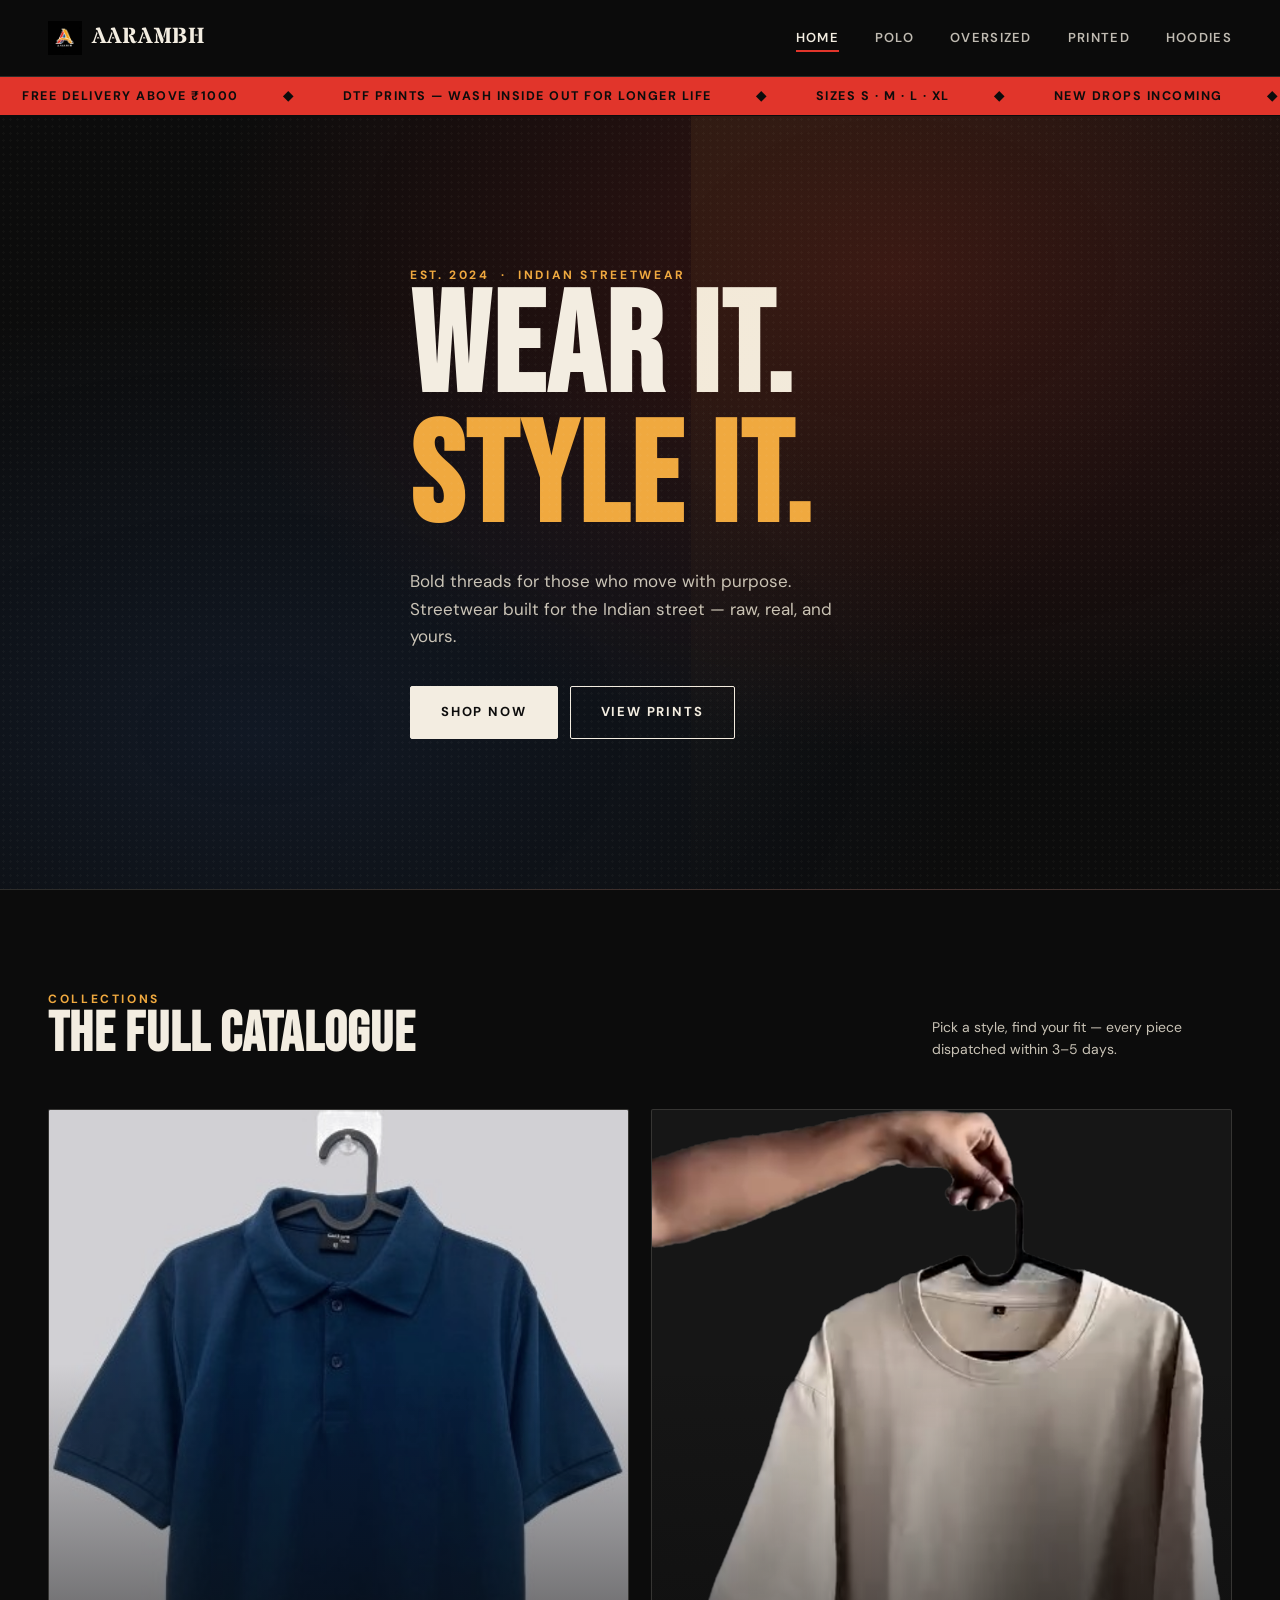
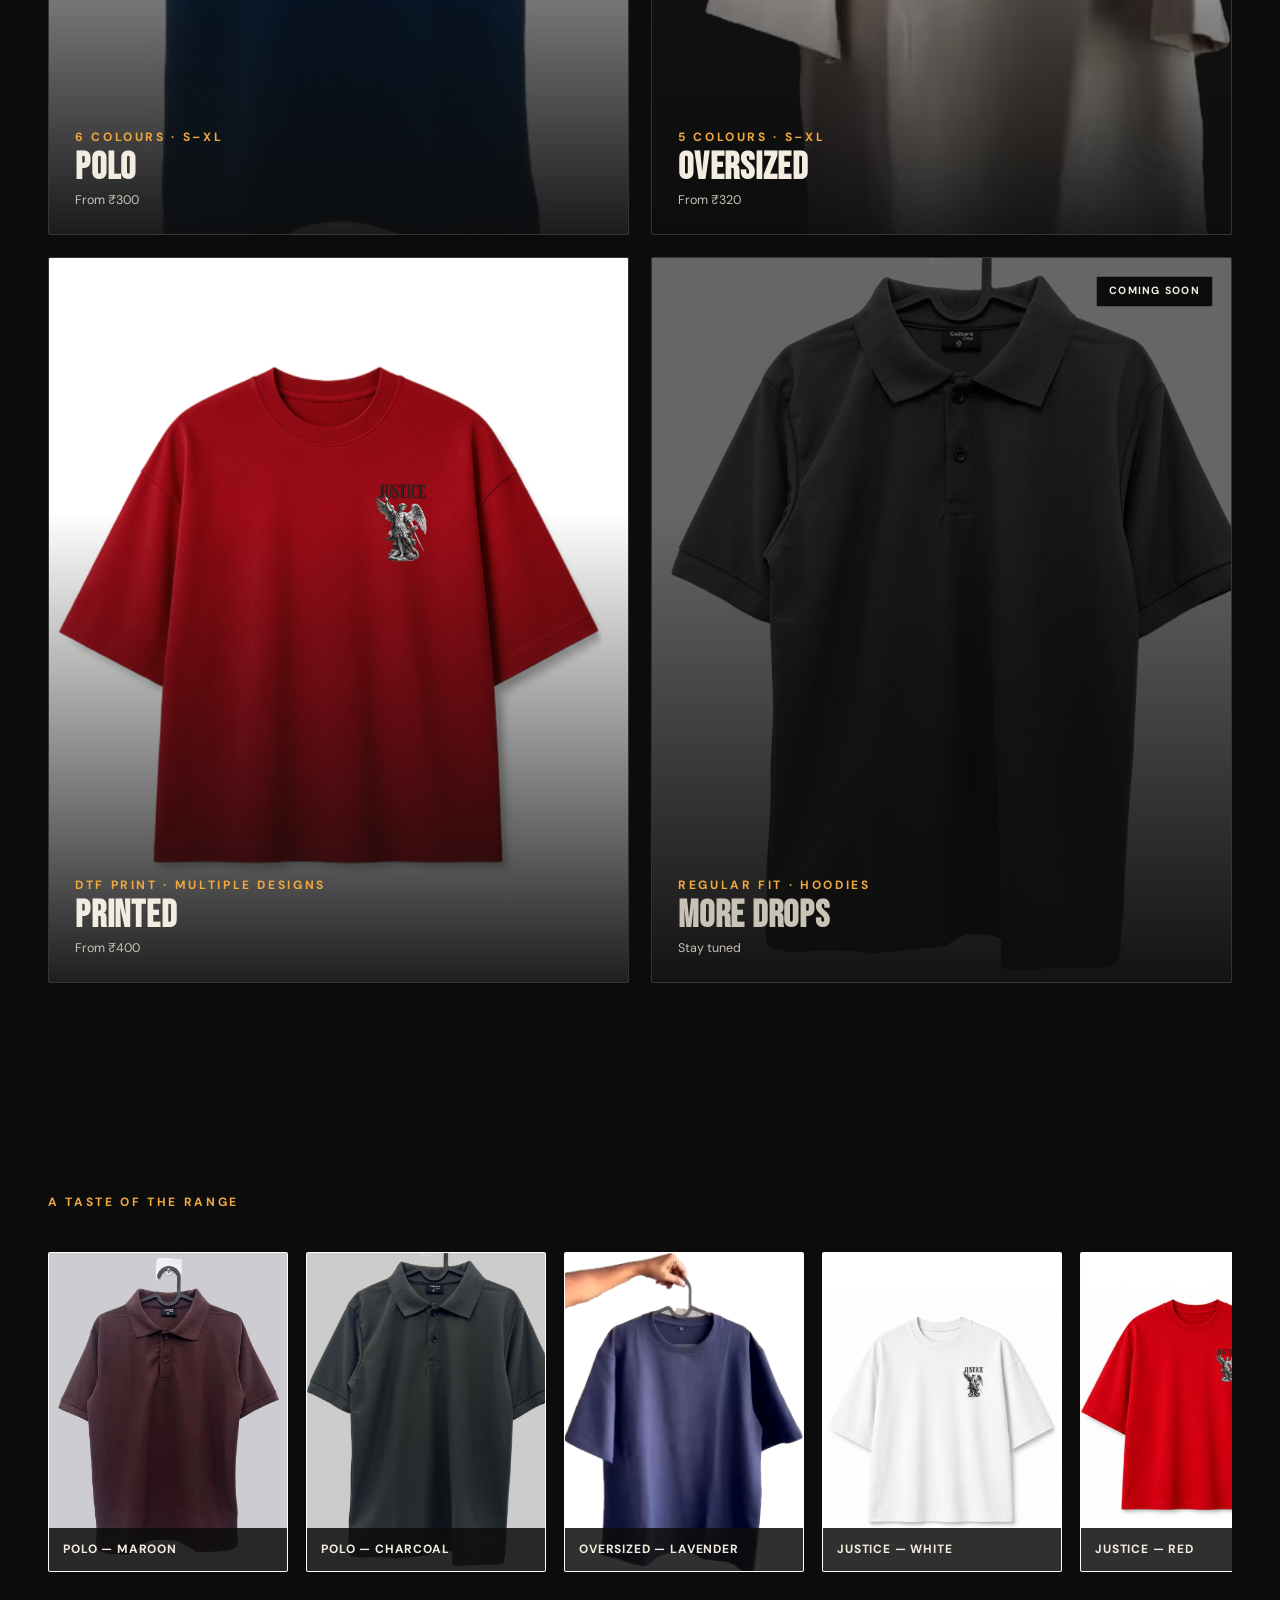
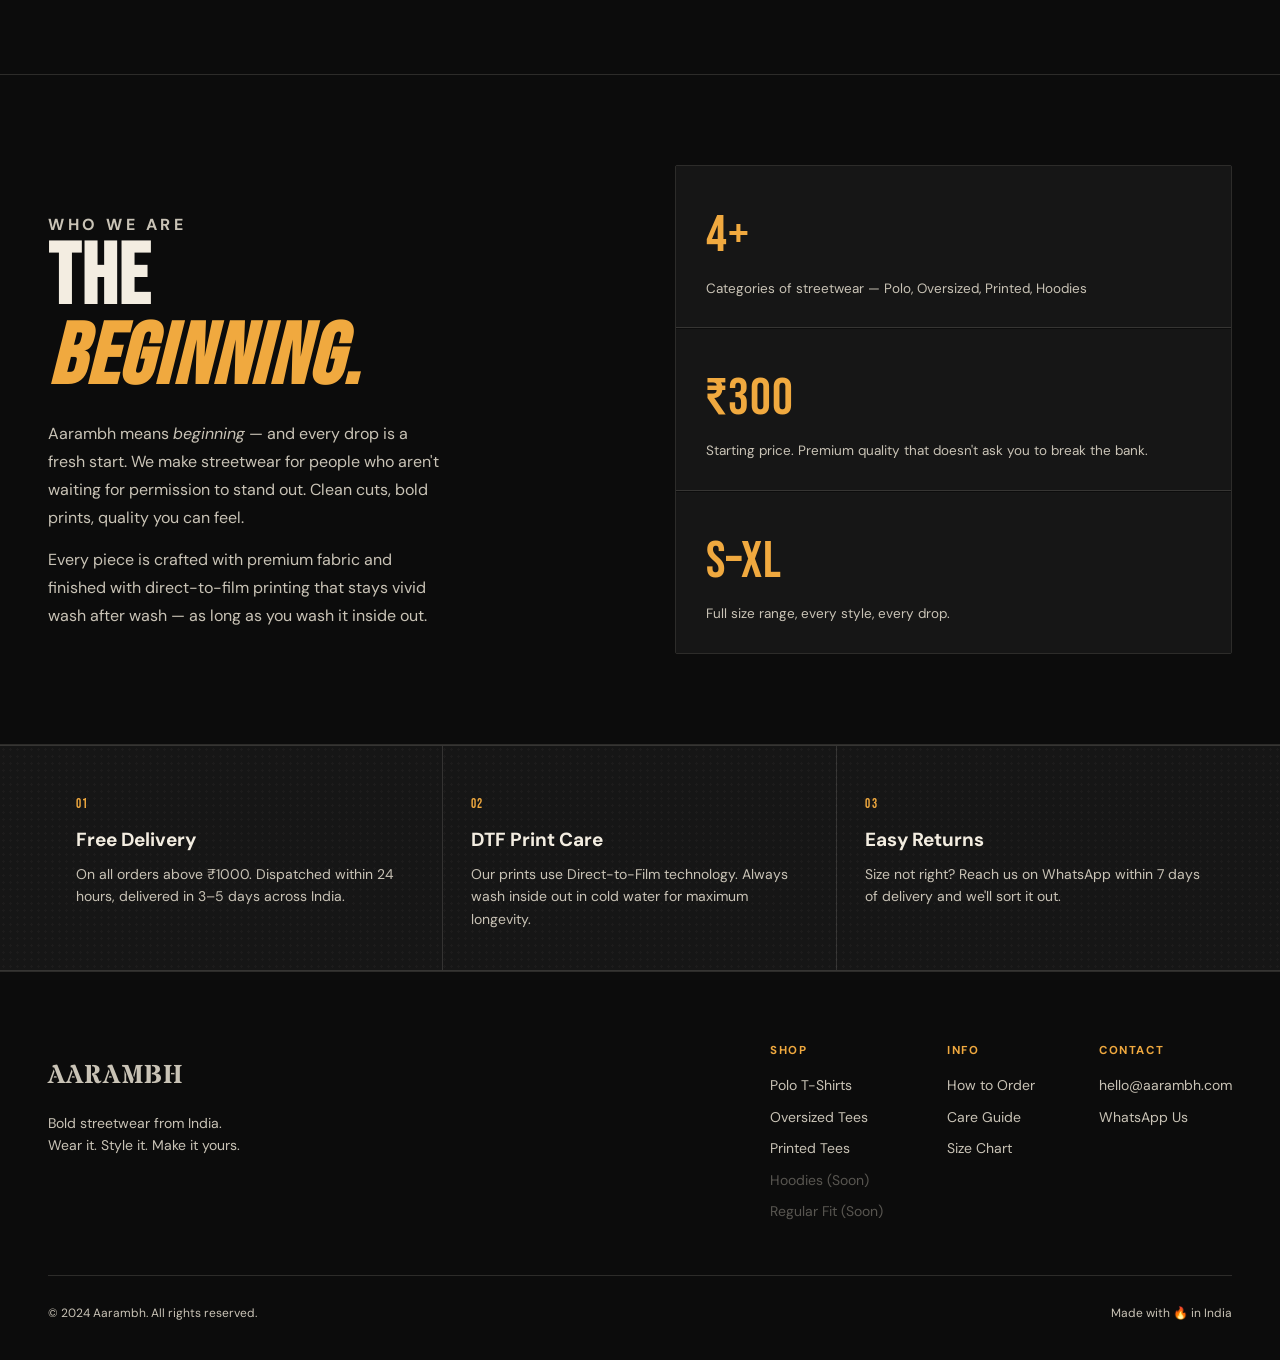
<file: aarambh-website/index.html>
<!DOCTYPE html>
<html lang="en">
<head>
  <meta charset="UTF-8">
  <meta name="viewport" content="width=device-width, initial-scale=1.0">
  <meta name="description" content="Aarambh — Indian streetwear. Polo tees, oversized tees, printed DTF tees and hoodies. Wear it. Style it.">
  <title>Aarambh — Wear It. Style It.</title>
  <link rel="stylesheet" href="styles.css">
  <link rel="icon" type="image/jpeg" href="assets/images/brand/logo.jpeg">
  <style>
    /* ── Hero accent overlay ── */
    .hero-accent {
      position: absolute; right: 0; top: 0; bottom: 0; width: 46%;
      background: linear-gradient(135deg, rgba(240,169,63,0.07) 0%, transparent 60%);
      pointer-events: none;
    }
    /* ── Brand story strip ── */
    .story { padding: 90px 0; border-bottom: 1px solid var(--line); }
    .story-inner { display: grid; grid-template-columns: 1fr 1fr; gap: 70px; align-items: center; }
    .story-text .story-big { font-size: clamp(42px, 7vw, 86px); }
    .story-text p { margin-top: 22px; max-width: 400px; color: var(--paper-dim); font-size: 16px; line-height: 1.75; }
    .story-stats { display: flex; flex-direction: column; gap: 1px; border: 1px solid var(--line); border-radius: 2px; overflow: hidden; }
    .stat { padding: 28px 30px; border-bottom: 1px solid var(--line); background: var(--ink-2); }
    .stat:last-child { border-bottom: none; }
    .stat .big { font-family: 'Bebas Neue', sans-serif; font-size: 52px; color: var(--gold); letter-spacing: .02em; }
    .stat p { color: var(--paper-dim); font-size: 13.5px; }
    @media (max-width: 780px) {
      .story-inner { grid-template-columns: 1fr; gap: 40px; }
    }
    /* ── Product preview strip ── */
    .preview-strip {
      padding: 90px 0;
      border-bottom: 1px solid var(--line);
    }
    .preview-scroll {
      display: flex;
      gap: 18px;
      overflow-x: auto;
      padding-bottom: 12px;
      margin-top: 40px;
      scrollbar-width: thin;
      scrollbar-color: var(--gold) var(--line);
    }
    .preview-tile {
      flex: 0 0 240px;
      aspect-ratio: 3/4;
      border-radius: 2px;
      overflow: hidden;
      border: 1px solid var(--line);
      background: #fff;
      position: relative;
    }
    .preview-tile img { width: 100%; height: 100%; object-fit: cover; object-position: top center; }
    .preview-tile-label {
      position: absolute; bottom: 0; left: 0; right: 0;
      background: rgba(12,12,12,0.85); padding: 12px 14px;
      font-size: 12px; font-weight: 700; text-transform: uppercase; letter-spacing: .07em;
    }
  </style>
</head>
<body>

  <!-- ───────── NAV ───────── -->
  <nav class="site-nav">
    <div class="wrap nav-inner">
      <a href="index.html" class="nav-logo">
        <img src="assets/images/brand/logo.jpeg" alt="Aarambh">
        <span class="wordmark">Aarambh</span>
      </a>
      <button class="nav-toggle" aria-label="Menu">☰</button>
      <ul class="nav-links">
        <li><a href="index.html" class="active">Home</a></li>
        <li><a href="polo.html">Polo</a></li>
        <li><a href="oversized.html">Oversized</a></li>
        <li><a href="printed.html">Printed</a></li>
        <li><a href="hoodie.html">Hoodies</a></li>
      </ul>
    </div>
  </nav>

  <!-- ───────── MARQUEE ───────── -->
  <div class="marquee" aria-hidden="true">
    <div class="marquee-track">
      <span>FREE DELIVERY ABOVE ₹1000</span><span>◆</span>
      <span>DTF PRINTS — WASH INSIDE OUT FOR LONGER LIFE</span><span>◆</span>
      <span>SIZES S · M · L · XL</span><span>◆</span>
      <span>NEW DROPS INCOMING</span><span>◆</span>
      <span>WEAR IT. STYLE IT.</span><span>◆</span>
      <span>FREE DELIVERY ABOVE ₹1000</span><span>◆</span>
      <span>DTF PRINTS — WASH INSIDE OUT FOR LONGER LIFE</span><span>◆</span>
      <span>SIZES S · M · L · XL</span><span>◆</span>
      <span>NEW DROPS INCOMING</span><span>◆</span>
      <span>WEAR IT. STYLE IT.</span><span>◆</span>
    </div>
  </div>

  <!-- ───────── HERO ───────── -->
  <section class="hero halftone">
    <div class="hero-accent"></div>
    <div class="wrap hero-inner">
      <p class="eyebrow">Est. 2024 &nbsp;·&nbsp; Indian Streetwear</p>
      <h1 class="h-display">
        Wear it.<br><em>Style it.</em>
      </h1>
      <p class="lede">
        Bold threads for those who move with purpose. Streetwear
        built for the Indian street — raw, real, and yours.
      </p>
      <div class="hero-cta">
        <a href="#catalogue" class="btn btn-solid">Shop Now</a>
        <a href="printed.html" class="btn btn-outline">View Prints</a>
      </div>
    </div>
  </section>

  <!-- ───────── CATALOGUE TILES ───────── -->
  <section class="cat-section" id="catalogue">
    <div class="wrap">
      <div class="section-head reveal">
        <div>
          <p class="eyebrow">Collections</p>
          <h2 class="h-display">The Full Catalogue</h2>
        </div>
        <p style="color:var(--paper-dim);max-width:300px;font-size:14px">
          Pick a style, find your fit — every piece dispatched within 3–5 days.
        </p>
      </div>

      <div class="cat-grid">
        <!-- Polo -->
        <a href="polo.html" class="cat-card reveal">
          <img src="assets/images/polo/navy.jpg" alt="Aarambh Polo Tees">
          <div class="cat-label">
            <span class="eyebrow">6 Colours · S–XL</span>
            <h3 class="h-display">Polo</h3>
            <p class="meta">From ₹300</p>
          </div>
        </a>

        <!-- Oversized -->
        <a href="oversized.html" class="cat-card reveal">
          <img src="assets/images/oversized/navy.png" alt="Aarambh Oversized Tees">
          <div class="cat-label">
            <span class="eyebrow">5 Colours · S–XL</span>
            <h3 class="h-display">Oversized</h3>
            <p class="meta">From ₹320</p>
          </div>
        </a>

        <!-- Printed -->
        <a href="printed.html" class="cat-card reveal">
          <img src="assets/images/printed/justice/red-front.png" alt="Aarambh Printed Tees">
          <div class="cat-label">
            <span class="eyebrow">DTF Print · Multiple Designs</span>
            <h3 class="h-display">Printed</h3>
            <p class="meta">From ₹400</p>
          </div>
        </a>

        <!-- Coming Soon -->
        <div class="cat-card locked reveal">
          <img src="assets/images/polo/charcoal.jpg" alt="Coming Soon">
          <div class="lock-badge">Coming Soon</div>
          <div class="cat-label">
            <span class="eyebrow">Regular Fit · Hoodies</span>
            <h3 class="h-display">More Drops</h3>
            <p class="meta">Stay tuned</p>
          </div>
        </div>
      </div>
    </div>
  </section>

  <!-- ───────── PRODUCT PREVIEW STRIP ───────── -->
  <section class="preview-strip">
    <div class="wrap">
      <p class="eyebrow reveal">A Taste of the Range</p>
      <div class="preview-scroll">
        <a href="polo.html" class="preview-tile">
          <img src="assets/images/polo/maroon.jpg" alt="Maroon Polo">
          <div class="preview-tile-label">Polo — Maroon</div>
        </a>
        <a href="polo.html" class="preview-tile">
          <img src="assets/images/polo/charcoal.jpg" alt="Charcoal Polo">
          <div class="preview-tile-label">Polo — Charcoal</div>
        </a>
        <a href="oversized.html" class="preview-tile">
          <img src="assets/images/oversized/lavender.jpg" alt="Lavender Oversized">
          <div class="preview-tile-label">Oversized — Lavender</div>
        </a>
        <a href="printed.html" class="preview-tile">
          <img src="assets/images/printed/justice/white-front.png" alt="Justice White">
          <div class="preview-tile-label">Justice — White</div>
        </a>
        <a href="printed.html" class="preview-tile">
          <img src="assets/images/printed/justice/red-front.png" alt="Justice Red">
          <div class="preview-tile-label">Justice — Red</div>
        </a>
        <a href="oversized.html" class="preview-tile">
          <img src="assets/images/oversized/white.jpg" alt="White Oversized">
          <div class="preview-tile-label">Oversized — White</div>
        </a>
        <a href="polo.html" class="preview-tile">
          <img src="assets/images/polo/cream.jpg" alt="Cream Polo">
          <div class="preview-tile-label">Polo — Cream</div>
        </a>
      </div>
    </div>
  </section>

  <!-- ───────── BRAND STORY ───────── -->
  <section class="story">
    <div class="wrap story-inner">
      <div class="story-text reveal">
        <p class="eyebrow">Who We Are</p>
        <h2 class="h-display story-big">The<br><em style="color:var(--gold)">Begin&shy;ning.</em></h2>
        <p>
          Aarambh means <em>beginning</em> — and every drop is a fresh start.
          We make streetwear for people who aren't waiting for permission
          to stand out. Clean cuts, bold prints, quality you can feel.
        </p>
        <p style="margin-top:14px">
          Every piece is crafted with premium fabric and finished with
          direct-to-film printing that stays vivid wash after wash —
          as long as you wash it inside out.
        </p>
      </div>
      <div class="story-stats reveal">
        <div class="stat">
          <div class="big">4+</div>
          <p>Categories of streetwear — Polo, Oversized, Printed, Hoodies</p>
        </div>
        <div class="stat">
          <div class="big">₹300</div>
          <p>Starting price. Premium quality that doesn't ask you to break the bank.</p>
        </div>
        <div class="stat">
          <div class="big">S–XL</div>
          <p>Full size range, every style, every drop.</p>
        </div>
      </div>
    </div>
  </section>

  <!-- ───────── INFO STRIP ───────── -->
  <div class="info-strip halftone">
    <div class="wrap">
      <div class="info-grid">
        <div class="info-cell reveal">
          <p class="num">01</p>
          <h4>Free Delivery</h4>
          <p>On all orders above ₹1000. Dispatched within 24 hours, delivered in 3–5 days across India.</p>
        </div>
        <div class="info-cell reveal">
          <p class="num">02</p>
          <h4>DTF Print Care</h4>
          <p>Our prints use Direct-to-Film technology. Always wash inside out in cold water for maximum longevity.</p>
        </div>
        <div class="info-cell reveal">
          <p class="num">03</p>
          <h4>Easy Returns</h4>
          <p>Size not right? Reach us on WhatsApp within 7 days of delivery and we'll sort it out.</p>
        </div>
      </div>
    </div>
  </div>

  <!-- ───────── FOOTER ───────── -->
  <footer class="site-footer">
    <div class="wrap">
      <div class="footer-top">
        <div class="footer-brand">
          <p class="wordmark" style="font-size:26px">Aarambh</p>
          <p>Bold streetwear from India.<br>Wear it. Style it. Make it yours.</p>
        </div>
        <div class="footer-cols">
          <div class="footer-col">
            <h5>Shop</h5>
            <ul>
              <li><a href="polo.html">Polo T-Shirts</a></li>
              <li><a href="oversized.html">Oversized Tees</a></li>
              <li><a href="printed.html">Printed Tees</a></li>
              <li><a href="#" style="opacity:.4">Hoodies (Soon)</a></li>
              <li><a href="#" style="opacity:.4">Regular Fit (Soon)</a></li>
            </ul>
          </div>
          <div class="footer-col">
            <h5>Info</h5>
            <ul>
              <li><a href="order.html">How to Order</a></li>
              <li><a href="printed.html#care">Care Guide</a></li>
              <li><a href="polo.html#size-chart">Size Chart</a></li>
            </ul>
          </div>
          <div class="footer-col">
            <h5>Contact</h5>
            <ul>
              <li id="footer-email">hello@aarambh.com</li>
              <li><a id="footer-wa" href="#">WhatsApp Us</a></li>
            </ul>
          </div>
        </div>
      </div>
      <div class="footer-bottom">
        <span>© 2024 Aarambh. All rights reserved.</span>
        <span>Made with 🔥 in India</span>
      </div>
    </div>
  </footer>

  <script src="config.js"></script>
  <script src="script.js"></script>
  <script>
    // Inject config values into footer
    document.getElementById('footer-email').textContent = AARAMBH_CONFIG.CONTACT_EMAIL;
    document.getElementById('footer-wa').href = 'https://wa.me/' + AARAMBH_CONFIG.WHATSAPP_NUMBER;
  </script>
</body>
</html>
</file>
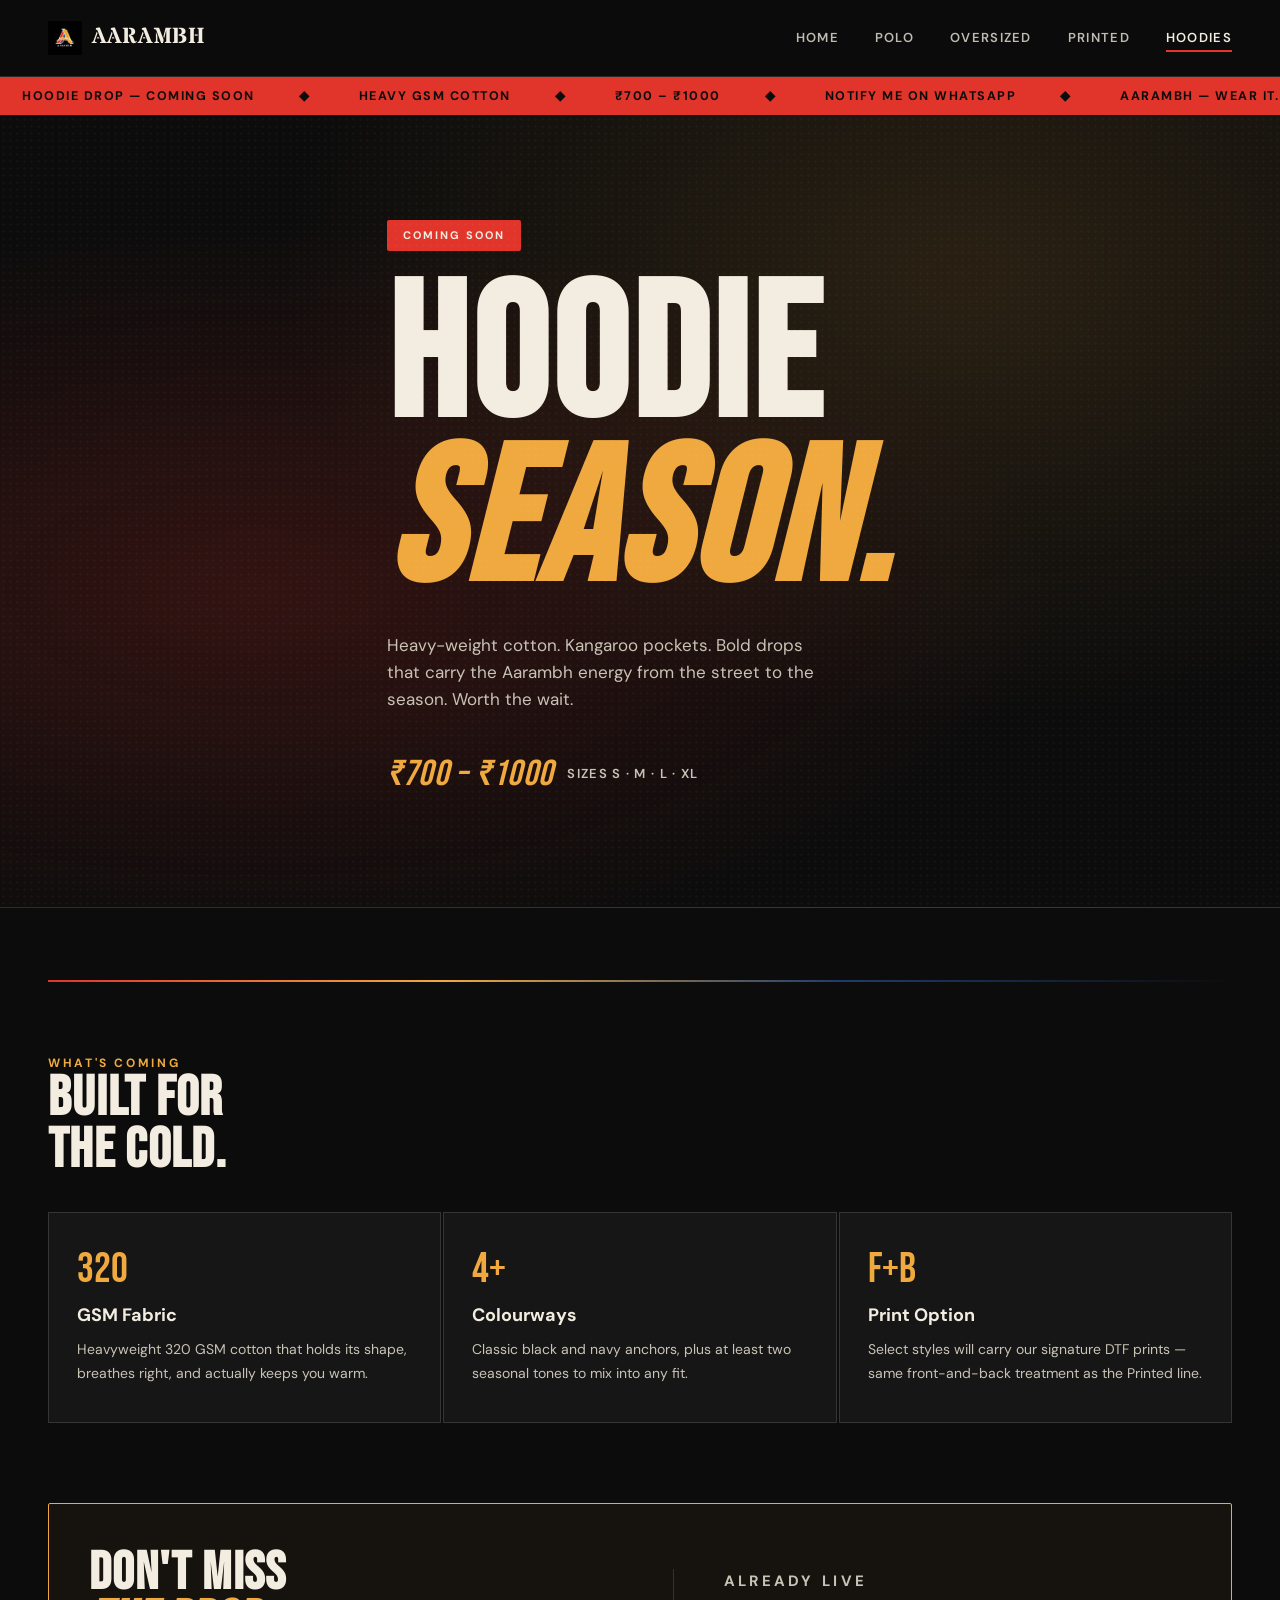
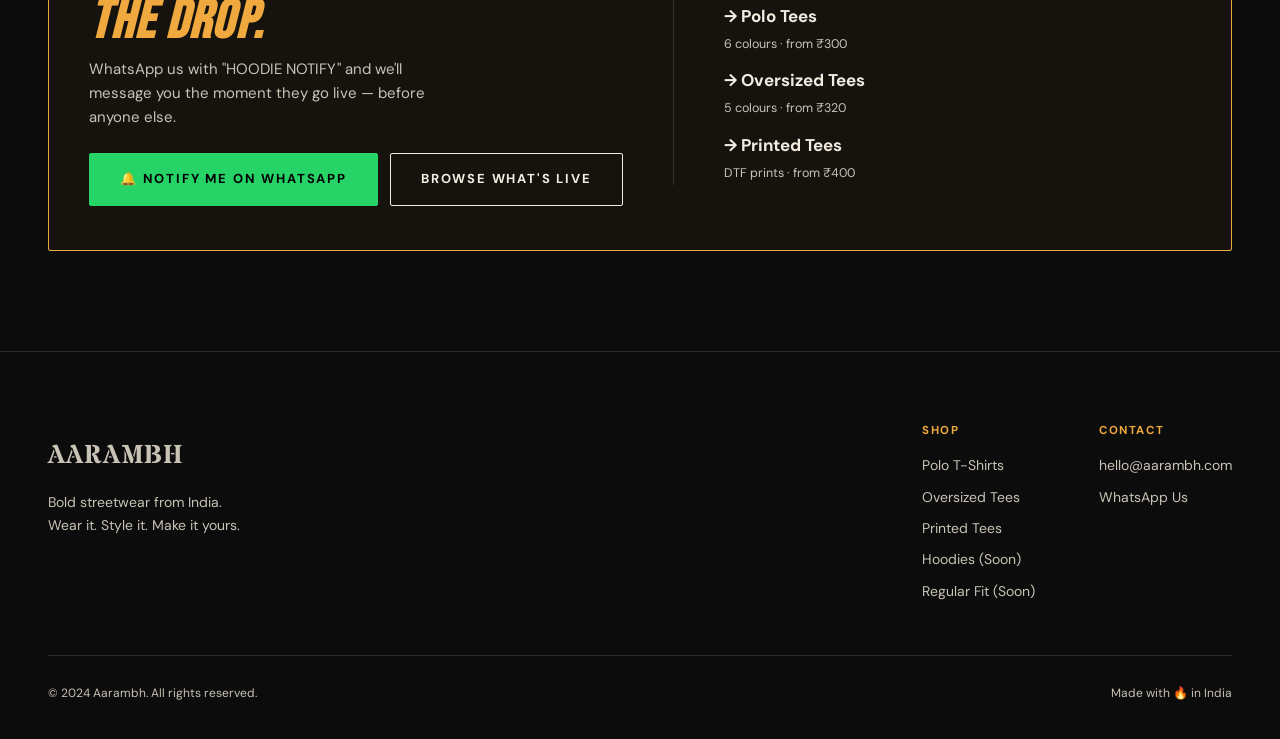
<file: aarambh-website/hoodie.html>
<!DOCTYPE html>
<html lang="en">
<head>
  <meta charset="UTF-8">
  <meta name="viewport" content="width=device-width, initial-scale=1.0">
  <meta name="description" content="Aarambh Hoodies — dropping soon. ₹700–1000. Bold streetwear hoodies from India.">
  <title>Hoodies — Coming Soon — Aarambh</title>
  <link rel="stylesheet" href="styles.css">
  <link rel="icon" type="image/jpeg" href="assets/images/brand/logo.jpeg">
  <style>
    .cs-hero {
      position: relative;
      min-height: 88vh;
      display: flex;
      align-items: center;
      background:
        radial-gradient(ellipse at 20% 60%, rgba(225,53,43,0.18), transparent 55%),
        radial-gradient(ellipse at 75% 20%, rgba(240,169,63,0.13), transparent 50%),
        var(--ink);
      border-bottom: 1px solid var(--line);
    }
    .cs-badge {
      display: inline-block;
      background: var(--red);
      color: var(--paper);
      font-size: 11px;
      font-weight: 700;
      letter-spacing: .18em;
      text-transform: uppercase;
      padding: 7px 16px;
      border-radius: 2px;
      margin-bottom: 28px;
    }
    .cs-hero h1 { font-size: clamp(68px, 15vw, 190px); line-height: 0.86; }
    .cs-hero h1 em { color: var(--gold); }
    .cs-hero .lede { max-width: 440px; margin-top: 26px; color: var(--paper-dim); font-size: 17px; }
    .cs-price {
      display: inline-flex;
      align-items: center;
      gap: 14px;
      margin-top: 32px;
      font-family: 'Bebas Neue', sans-serif;
      font-size: 36px;
      letter-spacing: .04em;
    }
    .cs-price span { font-family: 'DM Sans'; font-size: 13px; font-weight: 600; letter-spacing: .1em; text-transform: uppercase; color: var(--paper-dim); }

    /* Gradient divider */
    .grad-line {
      height: 2px;
      background: linear-gradient(90deg, var(--red), var(--gold), var(--blue), transparent);
      margin: 72px 0;
    }

    /* Feature cards */
    .feature-grid {
      display: grid;
      grid-template-columns: repeat(3, 1fr);
      gap: 2px;
      margin-bottom: 80px;
    }
    .feature-cell {
      background: var(--ink-2);
      border: 1px solid var(--line);
      padding: 36px 28px;
    }
    .feature-cell .fnum { font-family: 'Bebas Neue'; font-size: 42px; color: var(--gold); line-height: 1; margin-bottom: 10px; }
    .feature-cell h4 { font-size: 18px; font-weight: 700; margin-bottom: 8px; }
    .feature-cell p { font-size: 14px; color: var(--paper-dim); line-height: 1.7; }

    /* Notify box */
    .notify-section { padding: 0 0 100px; }
    .notify-box {
      border: 1px solid var(--gold);
      border-radius: 2px;
      padding: 44px 40px;
      background: rgba(240,169,63,0.04);
      display: flex;
      gap: 50px;
      align-items: center;
      flex-wrap: wrap;
    }
    .notify-box h2 { font-size: clamp(32px, 5vw, 54px); margin-bottom: 10px; }
    .notify-box p { color: var(--paper-dim); font-size: 15px; max-width: 360px; margin-bottom: 24px; }
    .notify-actions { display: flex; gap: 12px; flex-wrap: wrap; }

    @media (max-width: 760px) {
      .feature-grid { grid-template-columns: 1fr; }
      .notify-box { flex-direction: column; gap: 28px; padding: 28px 22px; }
    }
  </style>
</head>
<body>

  <!-- ───────── NAV ───────── -->
  <nav class="site-nav">
    <div class="wrap nav-inner">
      <a href="index.html" class="nav-logo">
        <img src="assets/images/brand/logo.jpeg" alt="Aarambh">
        <span class="wordmark">Aarambh</span>
      </a>
      <button class="nav-toggle" aria-label="Menu">☰</button>
      <ul class="nav-links">
        <li><a href="index.html">Home</a></li>
        <li><a href="polo.html">Polo</a></li>
        <li><a href="oversized.html">Oversized</a></li>
        <li><a href="printed.html">Printed</a></li>
        <li><a href="hoodie.html" class="active">Hoodies</a></li>
      </ul>
    </div>
  </nav>

  <!-- ───────── MARQUEE ───────── -->
  <div class="marquee" aria-hidden="true">
    <div class="marquee-track">
      <span>HOODIE DROP — COMING SOON</span><span>◆</span>
      <span>HEAVY GSM COTTON</span><span>◆</span>
      <span>₹700 – ₹1000</span><span>◆</span>
      <span>NOTIFY ME ON WHATSAPP</span><span>◆</span>
      <span>AARAMBH — WEAR IT. STYLE IT.</span><span>◆</span>
      <span>HOODIE DROP — COMING SOON</span><span>◆</span>
      <span>HEAVY GSM COTTON</span><span>◆</span>
      <span>₹700 – ₹1000</span><span>◆</span>
      <span>NOTIFY ME ON WHATSAPP</span><span>◆</span>
      <span>AARAMBH — WEAR IT. STYLE IT.</span><span>◆</span>
    </div>
  </div>

  <!-- ───────── CS HERO ───────── -->
  <section class="cs-hero halftone">
    <div class="wrap">
      <div class="cs-badge">Coming Soon</div>
      <h1 class="h-display">Hoodie<br><em>Season.</em></h1>
      <p class="lede">
        Heavy-weight cotton. Kangaroo pockets. Bold drops that carry the Aarambh
        energy from the street to the season. Worth the wait.
      </p>
      <div class="cs-price">
        <em style="color:var(--gold)">₹700 – ₹1000</em>
        <span>Sizes S · M · L · XL</span>
      </div>
    </div>
  </section>

  <!-- ───────── WHAT TO EXPECT ───────── -->
  <div class="wrap">
    <div class="grad-line"></div>

    <div class="section-head reveal" style="margin-bottom:36px">
      <div>
        <p class="eyebrow">What's Coming</p>
        <h2 class="h-display">Built for<br>the Cold.</h2>
      </div>
    </div>

    <div class="feature-grid">
      <div class="feature-cell reveal">
        <div class="fnum">320</div>
        <h4>GSM Fabric</h4>
        <p>Heavyweight 320 GSM cotton that holds its shape, breathes right, and actually keeps you warm.</p>
      </div>
      <div class="feature-cell reveal">
        <div class="fnum">4+</div>
        <h4>Colourways</h4>
        <p>Classic black and navy anchors, plus at least two seasonal tones to mix into any fit.</p>
      </div>
      <div class="feature-cell reveal">
        <div class="fnum">F+B</div>
        <h4>Print Option</h4>
        <p>Select styles will carry our signature DTF prints — same front-and-back treatment as the Printed line.</p>
      </div>
    </div>

    <!-- NOTIFY SECTION -->
    <div class="notify-section">
      <div class="notify-box reveal">
        <div>
          <h2 class="h-display">Don't Miss<br><em style="color:var(--gold)">The Drop.</em></h2>
          <p>
            WhatsApp us with "HOODIE NOTIFY" and we'll message you the moment
            they go live — before anyone else.
          </p>
          <div class="notify-actions">
            <a id="notify-wa" href="#" target="_blank" class="btn btn-solid"
               style="background:#25D366;border-color:#25D366;color:#000">
              🔔 Notify Me on WhatsApp
            </a>
            <a href="index.html" class="btn btn-outline">Browse What's Live</a>
          </div>
        </div>
        <div style="border-left:1px solid var(--line);padding-left:50px;min-width:200px" class="hide-mobile">
          <p class="eyebrow" style="margin-bottom:10px">Already live</p>
          <ul style="display:flex;flex-direction:column;gap:12px">
            <li><a href="polo.html" style="font-size:17px;font-weight:700;color:var(--paper)">→ Polo Tees</a><br><span style="font-size:12.5px;color:var(--paper-dim)">6 colours · from ₹300</span></li>
            <li><a href="oversized.html" style="font-size:17px;font-weight:700;color:var(--paper)">→ Oversized Tees</a><br><span style="font-size:12.5px;color:var(--paper-dim)">5 colours · from ₹320</span></li>
            <li><a href="printed.html" style="font-size:17px;font-weight:700;color:var(--paper)">→ Printed Tees</a><br><span style="font-size:12.5px;color:var(--paper-dim)">DTF prints · from ₹400</span></li>
          </ul>
        </div>
      </div>
    </div>
  </div>

  <!-- ───────── FOOTER ───────── -->
  <footer class="site-footer">
    <div class="wrap">
      <div class="footer-top">
        <div class="footer-brand">
          <p class="wordmark" style="font-size:26px">Aarambh</p>
          <p>Bold streetwear from India.<br>Wear it. Style it. Make it yours.</p>
        </div>
        <div class="footer-cols">
          <div class="footer-col">
            <h5>Shop</h5>
            <ul>
              <li><a href="polo.html">Polo T-Shirts</a></li>
              <li><a href="oversized.html">Oversized Tees</a></li>
              <li><a href="printed.html">Printed Tees</a></li>
              <li><a href="hoodie.html">Hoodies (Soon)</a></li>
              <li><a href="regular.html">Regular Fit (Soon)</a></li>
            </ul>
          </div>
          <div class="footer-col">
            <h5>Contact</h5>
            <ul>
              <li id="footer-email">—</li>
              <li><a id="footer-wa" href="#">WhatsApp Us</a></li>
            </ul>
          </div>
        </div>
      </div>
      <div class="footer-bottom">
        <span>© 2024 Aarambh. All rights reserved.</span>
        <span>Made with 🔥 in India</span>
      </div>
    </div>
  </footer>

  <script src="config.js"></script>
  <script src="script.js"></script>
  <script>
    const waNotify = 'https://wa.me/' + AARAMBH_CONFIG.WHATSAPP_NUMBER +
      '?text=' + encodeURIComponent('Hi Aarambh! 🙌 Please notify me when the Hoodies drop. I want to be first! — HOODIE NOTIFY');
    document.getElementById('notify-wa').href = waNotify;
    document.getElementById('footer-email').textContent = AARAMBH_CONFIG.CONTACT_EMAIL;
    document.getElementById('footer-wa').href = 'https://wa.me/' + AARAMBH_CONFIG.WHATSAPP_NUMBER;
  </script>
</body>
</html>
</file>
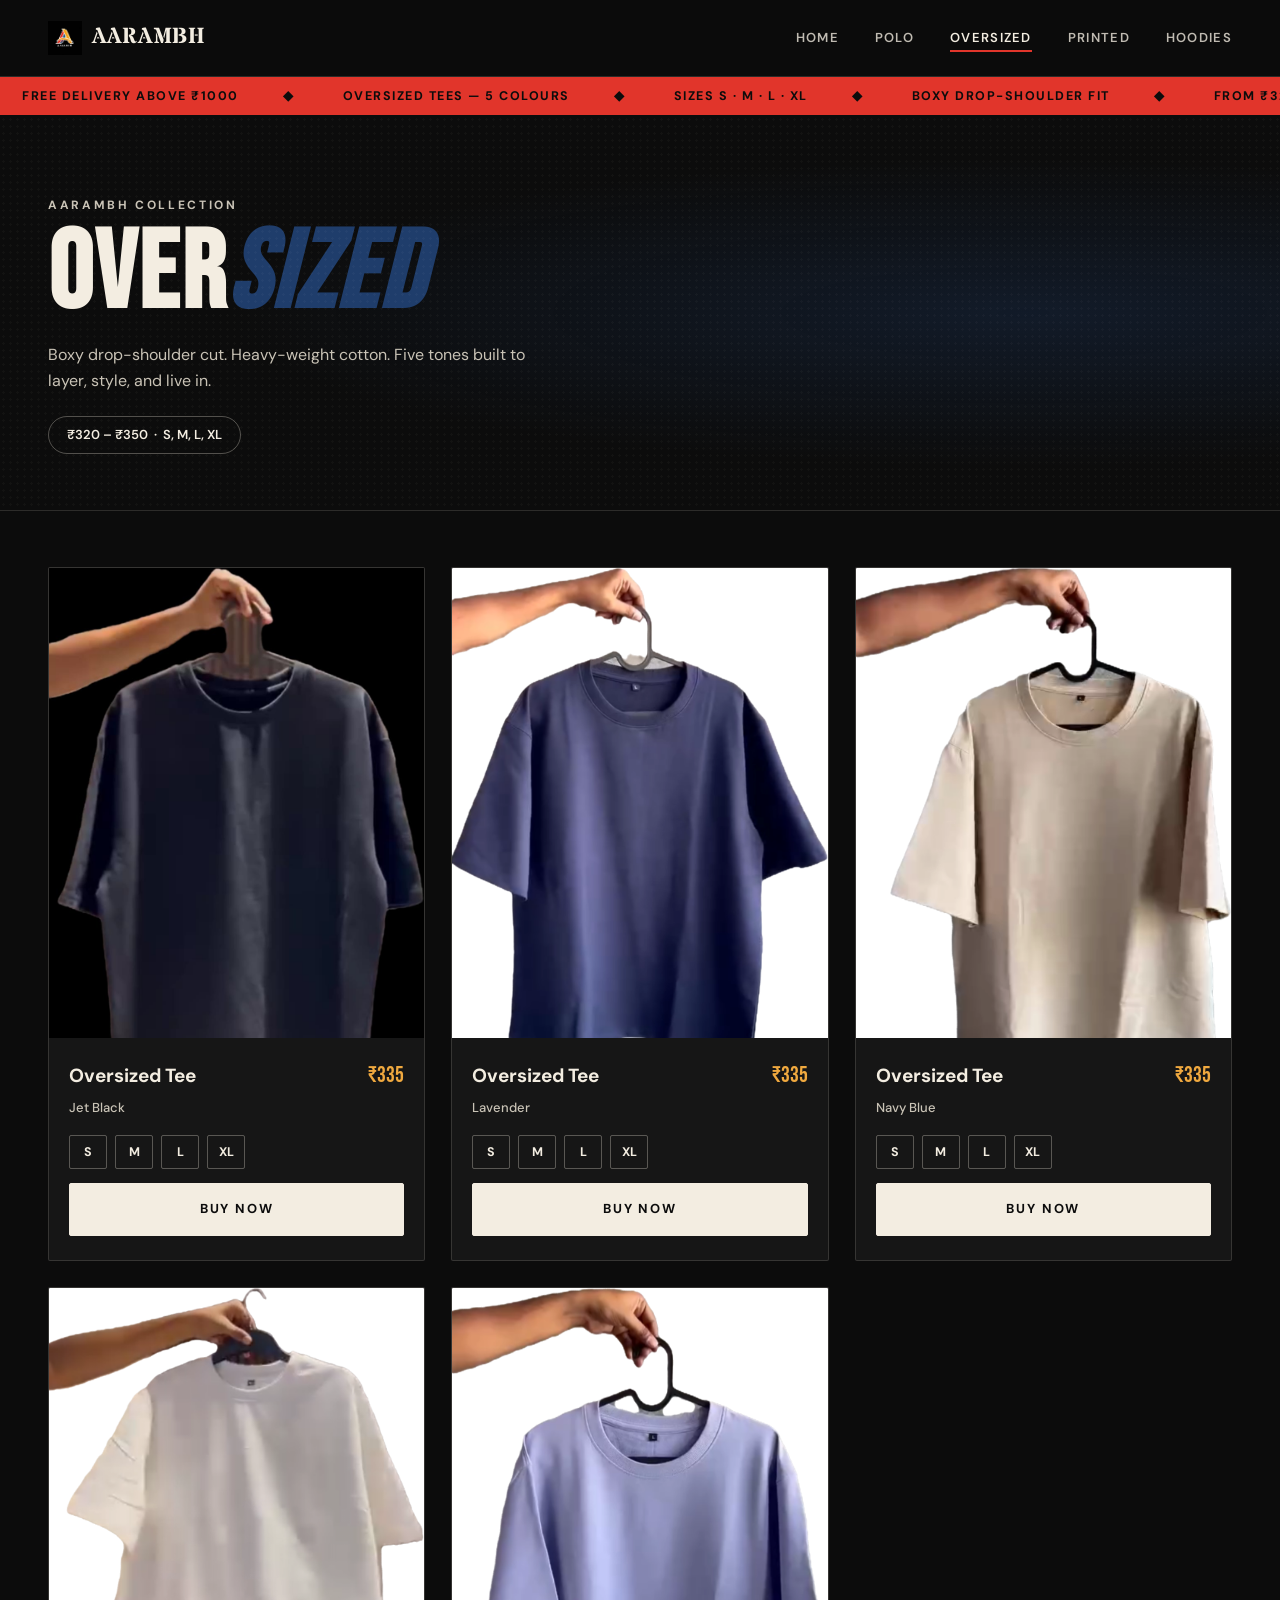
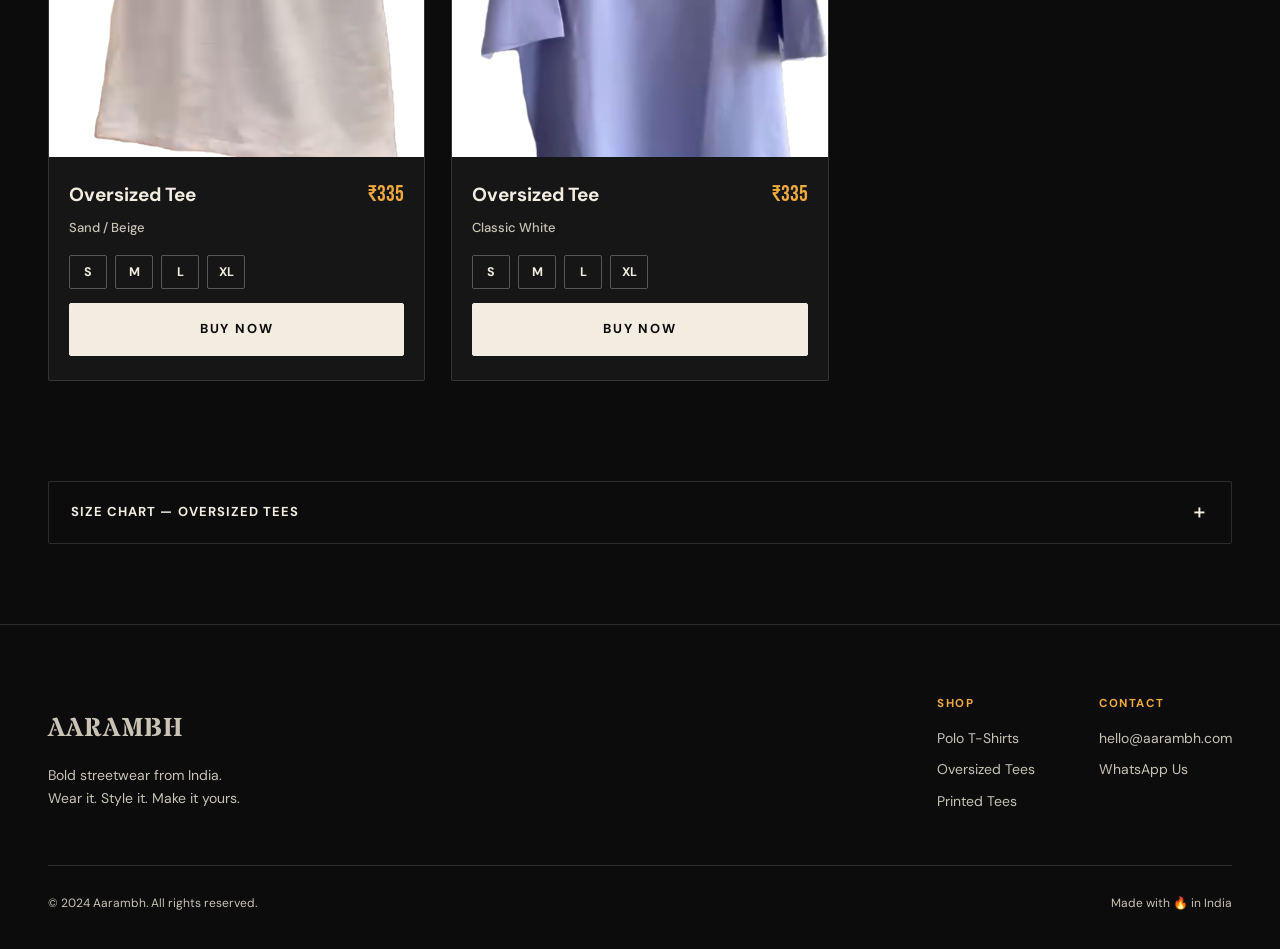
<file: aarambh-website/oversized.html>
<!DOCTYPE html>
<html lang="en">
<head>
  <meta charset="UTF-8">
  <meta name="viewport" content="width=device-width, initial-scale=1.0">
  <meta name="description" content="Aarambh Oversized Tees — 5 colours, boxy fit, sizes S–XL. From ₹320.">
  <title>Oversized Tees — Aarambh</title>
  <link rel="stylesheet" href="styles.css">
  <link rel="icon" type="image/jpeg" href="assets/images/brand/logo.jpeg">
  <style>
    .cat-hero { background: radial-gradient(ellipse at 80% 50%, rgba(31,61,107,0.3), transparent 55%), var(--ink); }
    .cat-hero h1 em { color: var(--blue); }
    .size-hint { display:none; font-size:11.5px; color:var(--red); margin-top:4px; font-weight:600; }
    details.size-chart-wrap { margin: 0 0 60px; border: 1px solid var(--line); border-radius: 2px; }
    details.size-chart-wrap summary {
      padding: 16px 22px; cursor: pointer; font-size: 13px; font-weight: 700;
      letter-spacing: .08em; text-transform: uppercase; list-style: none;
      display: flex; justify-content: space-between; align-items: center;
    }
    details.size-chart-wrap summary::after { content: "＋"; font-size: 18px; }
    details[open] summary::after { content: "－"; }
    .size-table { width: 100%; border-collapse: collapse; font-size: 13.5px; }
    .size-table th { text-align: left; padding: 10px 16px; background: var(--ink-2); color: var(--gold); font-size: 11px; letter-spacing: .1em; text-transform: uppercase; border-bottom: 1px solid var(--line); }
    .size-table td { padding: 11px 16px; border-bottom: 1px solid var(--line); color: var(--paper-dim); }
    .size-table tr:last-child td { border-bottom: none; }
  </style>
</head>
<body>

  <!-- ───────── NAV ───────── -->
  <nav class="site-nav">
    <div class="wrap nav-inner">
      <a href="index.html" class="nav-logo">
        <img src="assets/images/brand/logo.jpeg" alt="Aarambh">
        <span class="wordmark">Aarambh</span>
      </a>
      <button class="nav-toggle" aria-label="Menu">☰</button>
      <ul class="nav-links">
        <li><a href="index.html">Home</a></li>
        <li><a href="polo.html">Polo</a></li>
        <li><a href="oversized.html" class="active">Oversized</a></li>
        <li><a href="printed.html">Printed</a></li>
        <li><a href="hoodie.html">Hoodies</a></li>
      </ul>
    </div>
  </nav>

  <!-- ───────── MARQUEE ───────── -->
  <div class="marquee" aria-hidden="true">
    <div class="marquee-track">
      <span>FREE DELIVERY ABOVE ₹1000</span><span>◆</span>
      <span>OVERSIZED TEES — 5 COLOURS</span><span>◆</span>
      <span>SIZES S · M · L · XL</span><span>◆</span>
      <span>BOXY DROP-SHOULDER FIT</span><span>◆</span>
      <span>FROM ₹320</span><span>◆</span>
      <span>FREE DELIVERY ABOVE ₹1000</span><span>◆</span>
      <span>OVERSIZED TEES — 5 COLOURS</span><span>◆</span>
      <span>SIZES S · M · L · XL</span><span>◆</span>
      <span>BOXY DROP-SHOULDER FIT</span><span>◆</span>
      <span>FROM ₹320</span><span>◆</span>
    </div>
  </div>

  <!-- ───────── CATEGORY HERO ───────── -->
  <section class="cat-hero halftone">
    <div class="wrap">
      <p class="eyebrow">Aarambh Collection</p>
      <h1 class="h-display">Over&shy;<em>sized</em></h1>
      <p>Boxy drop-shoulder cut. Heavy-weight cotton. Five tones built to layer, style, and live in.</p>
      <span class="price-pill">₹320 – ₹350 &nbsp;·&nbsp; S, M, L, XL</span>
    </div>
  </section>

  <!-- ───────── PRODUCTS ───────── -->
  <div class="wrap">
    <div class="product-grid" style="padding-top:56px">

      <!-- 01 BLACK -->
      <div class="product-card reveal" data-default-color="Black">
        <div class="product-media" style="background:#111">
          <img src="assets/images/oversized/black.jpeg" alt="Oversized Tee — Black">
        </div>
        <div class="product-body">
          <div class="product-title">
            <h3>Oversized Tee<br><small style="font-size:13px;font-weight:500;color:var(--paper-dim)">Jet Black</small></h3>
            <span class="price">₹335</span>
          </div>
          <div>
            <div class="size-row">
              <button class="size-pill" onclick="selectSize(this)">S</button>
              <button class="size-pill" onclick="selectSize(this)">M</button>
              <button class="size-pill" onclick="selectSize(this)">L</button>
              <button class="size-pill" onclick="selectSize(this)">XL</button>
            </div>
            <p class="size-hint">Please select a size</p>
          </div>
          <a href="order.html?product=Oversized+Tee&color=Black&price=335&img=assets/images/oversized/black.jpeg"
             class="btn btn-solid btn-block buy-now"
             data-base-href="order.html?product=Oversized+Tee&color=Black&price=335&img=assets/images/oversized/black.jpeg"
             onclick="return buyNow(this, event)">Buy Now</a>
        </div>
      </div>

      <!-- 02 LAVENDER -->
      <div class="product-card reveal" data-default-color="Lavender">
        <div class="product-media">
          <img src="assets/images/oversized/lavender.jpg" alt="Oversized Tee — Lavender">
        </div>
        <div class="product-body">
          <div class="product-title">
            <h3>Oversized Tee<br><small style="font-size:13px;font-weight:500;color:var(--paper-dim)">Lavender</small></h3>
            <span class="price">₹335</span>
          </div>
          <div>
            <div class="size-row">
              <button class="size-pill" onclick="selectSize(this)">S</button>
              <button class="size-pill" onclick="selectSize(this)">M</button>
              <button class="size-pill" onclick="selectSize(this)">L</button>
              <button class="size-pill" onclick="selectSize(this)">XL</button>
            </div>
            <p class="size-hint">Please select a size</p>
          </div>
          <a href="order.html?product=Oversized+Tee&color=Lavender&price=335&img=assets/images/oversized/lavender.jpg"
             class="btn btn-solid btn-block buy-now"
             data-base-href="order.html?product=Oversized+Tee&color=Lavender&price=335&img=assets/images/oversized/lavender.jpg"
             onclick="return buyNow(this, event)">Buy Now</a>
        </div>
      </div>

      <!-- 03 NAVY -->
      <div class="product-card reveal" data-default-color="Navy">
        <div class="product-media">
          <img src="assets/images/oversized/navy.png" alt="Oversized Tee — Navy">
        </div>
        <div class="product-body">
          <div class="product-title">
            <h3>Oversized Tee<br><small style="font-size:13px;font-weight:500;color:var(--paper-dim)">Navy Blue</small></h3>
            <span class="price">₹335</span>
          </div>
          <div>
            <div class="size-row">
              <button class="size-pill" onclick="selectSize(this)">S</button>
              <button class="size-pill" onclick="selectSize(this)">M</button>
              <button class="size-pill" onclick="selectSize(this)">L</button>
              <button class="size-pill" onclick="selectSize(this)">XL</button>
            </div>
            <p class="size-hint">Please select a size</p>
          </div>
          <a href="order.html?product=Oversized+Tee&color=Navy&price=335&img=assets/images/oversized/navy.png"
             class="btn btn-solid btn-block buy-now"
             data-base-href="order.html?product=Oversized+Tee&color=Navy&price=335&img=assets/images/oversized/navy.png"
             onclick="return buyNow(this, event)">Buy Now</a>
        </div>
      </div>

      <!-- 04 SAND -->
      <div class="product-card reveal" data-default-color="Sand">
        <div class="product-media">
          <img src="assets/images/oversized/sand.png" alt="Oversized Tee — Sand">
        </div>
        <div class="product-body">
          <div class="product-title">
            <h3>Oversized Tee<br><small style="font-size:13px;font-weight:500;color:var(--paper-dim)">Sand / Beige</small></h3>
            <span class="price">₹335</span>
          </div>
          <div>
            <div class="size-row">
              <button class="size-pill" onclick="selectSize(this)">S</button>
              <button class="size-pill" onclick="selectSize(this)">M</button>
              <button class="size-pill" onclick="selectSize(this)">L</button>
              <button class="size-pill" onclick="selectSize(this)">XL</button>
            </div>
            <p class="size-hint">Please select a size</p>
          </div>
          <a href="order.html?product=Oversized+Tee&color=Sand&price=335&img=assets/images/oversized/sand.png"
             class="btn btn-solid btn-block buy-now"
             data-base-href="order.html?product=Oversized+Tee&color=Sand&price=335&img=assets/images/oversized/sand.png"
             onclick="return buyNow(this, event)">Buy Now</a>
        </div>
      </div>

      <!-- 05 WHITE -->
      <div class="product-card reveal" data-default-color="White">
        <div class="product-media">
          <img src="assets/images/oversized/white.jpg" alt="Oversized Tee — White">
        </div>
        <div class="product-body">
          <div class="product-title">
            <h3>Oversized Tee<br><small style="font-size:13px;font-weight:500;color:var(--paper-dim)">Classic White</small></h3>
            <span class="price">₹335</span>
          </div>
          <div>
            <div class="size-row">
              <button class="size-pill" onclick="selectSize(this)">S</button>
              <button class="size-pill" onclick="selectSize(this)">M</button>
              <button class="size-pill" onclick="selectSize(this)">L</button>
              <button class="size-pill" onclick="selectSize(this)">XL</button>
            </div>
            <p class="size-hint">Please select a size</p>
          </div>
          <a href="order.html?product=Oversized+Tee&color=White&price=335&img=assets/images/oversized/white.jpg"
             class="btn btn-solid btn-block buy-now"
             data-base-href="order.html?product=Oversized+Tee&color=White&price=335&img=assets/images/oversized/white.jpg"
             onclick="return buyNow(this, event)">Buy Now</a>
        </div>
      </div>

    </div><!-- /product-grid -->

    <!-- SIZE CHART -->
    <div id="size-chart"></div>
    <details class="size-chart-wrap reveal" style="margin-bottom:80px">
      <summary>Size Chart — Oversized Tees</summary>
      <div style="overflow-x:auto;padding:0 4px 4px">
        <table class="size-table">
          <thead>
            <tr>
              <th>Size</th><th>Chest (in)</th><th>Length (in)</th><th>Shoulder (in)</th>
            </tr>
          </thead>
          <tbody>
            <tr><td>S</td><td>42–44</td><td>28</td><td>19</td></tr>
            <tr><td>M</td><td>44–46</td><td>29</td><td>20</td></tr>
            <tr><td>L</td><td>46–48</td><td>30</td><td>21</td></tr>
            <tr><td>XL</td><td>48–50</td><td>31</td><td>22</td></tr>
          </tbody>
        </table>
        <p style="font-size:12px;color:var(--paper-dim);padding:12px 16px">
          Oversized fit — measurements are at the shoulder/drop point. True to the boxy cut.
        </p>
      </div>
    </details>
  </div>

  <!-- ───────── FOOTER ───────── -->
  <footer class="site-footer">
    <div class="wrap">
      <div class="footer-top">
        <div class="footer-brand">
          <p class="wordmark" style="font-size:26px">Aarambh</p>
          <p>Bold streetwear from India.<br>Wear it. Style it. Make it yours.</p>
        </div>
        <div class="footer-cols">
          <div class="footer-col">
            <h5>Shop</h5>
            <ul>
              <li><a href="polo.html">Polo T-Shirts</a></li>
              <li><a href="oversized.html">Oversized Tees</a></li>
              <li><a href="printed.html">Printed Tees</a></li>
            </ul>
          </div>
          <div class="footer-col">
            <h5>Contact</h5>
            <ul>
              <li id="footer-email">hello@aarambh.com</li>
              <li><a id="footer-wa" href="#">WhatsApp Us</a></li>
            </ul>
          </div>
        </div>
      </div>
      <div class="footer-bottom">
        <span>© 2024 Aarambh. All rights reserved.</span>
        <span>Made with 🔥 in India</span>
      </div>
    </div>
  </footer>

  <script src="config.js"></script>
  <script src="script.js"></script>
  <script>
    document.getElementById('footer-email').textContent = AARAMBH_CONFIG.CONTACT_EMAIL;
    document.getElementById('footer-wa').href = 'https://wa.me/' + AARAMBH_CONFIG.WHATSAPP_NUMBER;

    function selectSize(btn) {
      const row = btn.closest('.size-row');
      row.querySelectorAll('.size-pill').forEach(b => b.classList.remove('active'));
      btn.classList.add('active');
      const card = btn.closest('.product-card');
      const buyBtn = card.querySelector('.buy-now');
      buyBtn.setAttribute('href', buyBtn.getAttribute('data-base-href') + '&size=' + encodeURIComponent(btn.textContent.trim()));
    }
  </script>
</body>
</html>
</file>
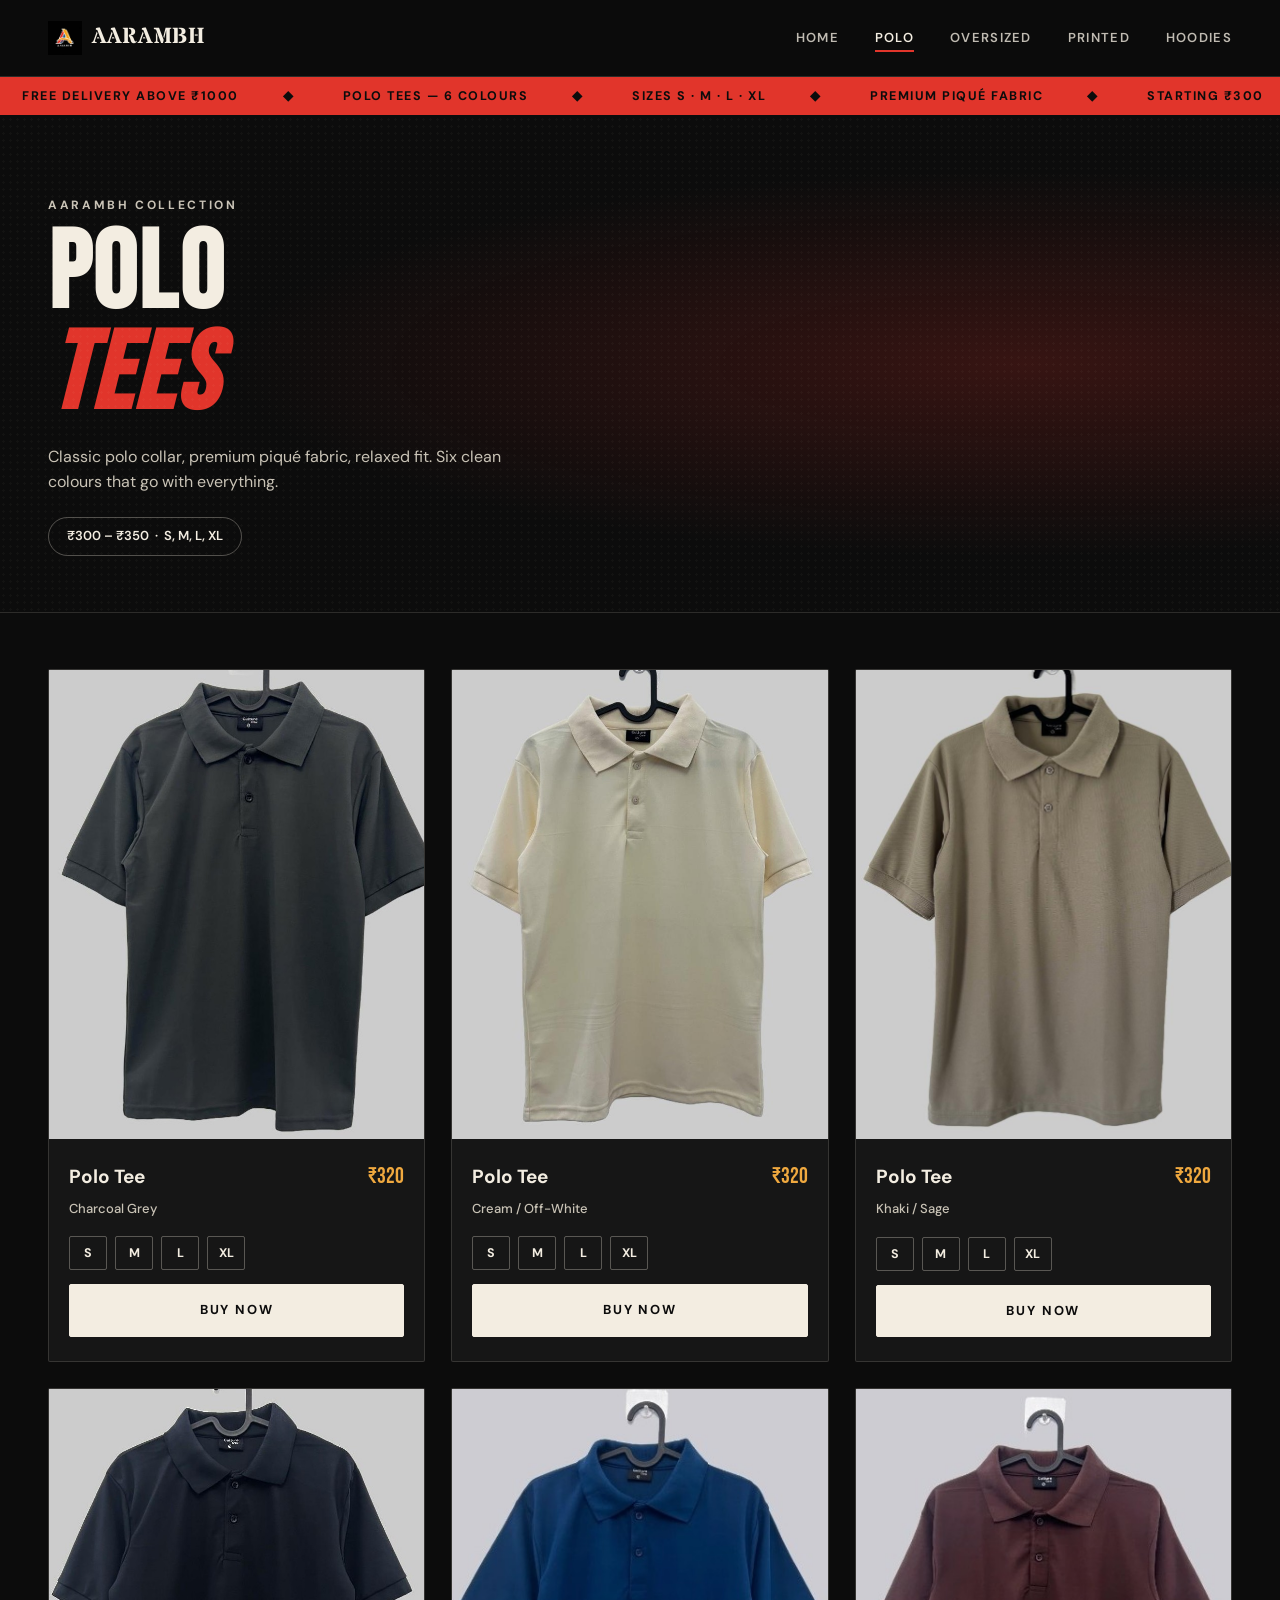
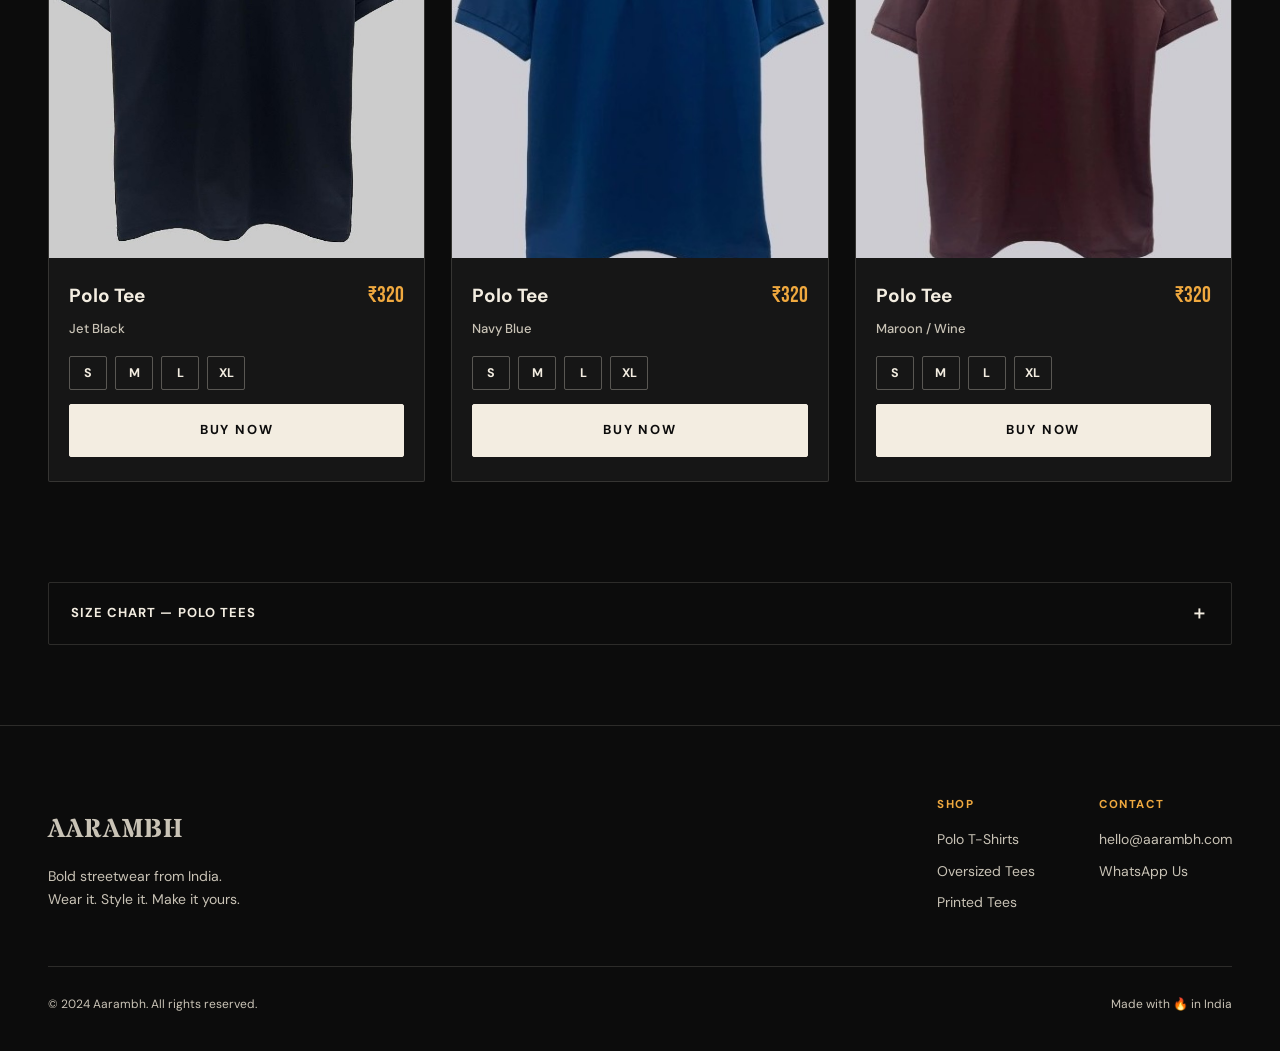
<file: aarambh-website/polo.html>
<!DOCTYPE html>
<html lang="en">
<head>
  <meta charset="UTF-8">
  <meta name="viewport" content="width=device-width, initial-scale=1.0">
  <meta name="description" content="Aarambh Polo T-Shirts — 6 colours, premium piqué, sizes S–XL. Starting ₹300.">
  <title>Polo Tees — Aarambh</title>
  <link rel="stylesheet" href="styles.css">
  <link rel="icon" type="image/jpeg" href="assets/images/brand/logo.jpeg">
  <style>
    .cat-hero { background: radial-gradient(ellipse at 80% 50%, rgba(225,53,43,0.2), transparent 55%), var(--ink); }
    .cat-hero h1 em { color: var(--red); }
    .size-hint { display: none; font-size: 11.5px; color: var(--red); margin-top: 4px; font-weight: 600; }
    details.size-chart-wrap { margin: 0 0 60px; border: 1px solid var(--line); border-radius: 2px; }
    details.size-chart-wrap summary {
      padding: 16px 22px; cursor: pointer; font-size: 13px; font-weight: 700;
      letter-spacing: .08em; text-transform: uppercase; list-style: none;
      display: flex; justify-content: space-between; align-items: center;
    }
    details.size-chart-wrap summary::after { content: "＋"; font-size: 18px; }
    details[open] summary::after { content: "－"; }
    .size-table { width: 100%; border-collapse: collapse; font-size: 13.5px; }
    .size-table th { text-align: left; padding: 10px 16px; background: var(--ink-2); color: var(--gold); font-size: 11px; letter-spacing: .1em; text-transform: uppercase; border-bottom: 1px solid var(--line); }
    .size-table td { padding: 11px 16px; border-bottom: 1px solid var(--line); color: var(--paper-dim); }
    .size-table tr:last-child td { border-bottom: none; }
  </style>
</head>
<body>

  <!-- ───────── NAV ───────── -->
  <nav class="site-nav">
    <div class="wrap nav-inner">
      <a href="index.html" class="nav-logo">
        <img src="assets/images/brand/logo.jpeg" alt="Aarambh">
        <span class="wordmark">Aarambh</span>
      </a>
      <button class="nav-toggle" aria-label="Menu">☰</button>
      <ul class="nav-links">
        <li><a href="index.html">Home</a></li>
        <li><a href="polo.html" class="active">Polo</a></li>
        <li><a href="oversized.html">Oversized</a></li>
        <li><a href="printed.html">Printed</a></li>
        <li><a href="hoodie.html">Hoodies</a></li>
      </ul>
    </div>
  </nav>

  <!-- ───────── MARQUEE ───────── -->
  <div class="marquee" aria-hidden="true">
    <div class="marquee-track">
      <span>FREE DELIVERY ABOVE ₹1000</span><span>◆</span>
      <span>POLO TEES — 6 COLOURS</span><span>◆</span>
      <span>SIZES S · M · L · XL</span><span>◆</span>
      <span>PREMIUM PIQUÉ FABRIC</span><span>◆</span>
      <span>STARTING ₹300</span><span>◆</span>
      <span>FREE DELIVERY ABOVE ₹1000</span><span>◆</span>
      <span>POLO TEES — 6 COLOURS</span><span>◆</span>
      <span>SIZES S · M · L · XL</span><span>◆</span>
      <span>PREMIUM PIQUÉ FABRIC</span><span>◆</span>
      <span>STARTING ₹300</span><span>◆</span>
    </div>
  </div>

  <!-- ───────── CATEGORY HERO ───────── -->
  <section class="cat-hero halftone">
    <div class="wrap">
      <p class="eyebrow">Aarambh Collection</p>
      <h1 class="h-display">Polo<br><em>Tees</em></h1>
      <p>Classic polo collar, premium piqué fabric, relaxed fit. Six clean colours that go with everything.</p>
      <span class="price-pill">₹300 – ₹350 &nbsp;·&nbsp; S, M, L, XL</span>
    </div>
  </section>

  <!-- ───────── PRODUCTS ───────── -->
  <div class="wrap">
    <div class="product-grid" style="padding-top:56px">

      <!-- 01 CHARCOAL -->
      <div class="product-card reveal" data-default-color="Charcoal">
        <div class="product-media">
          <img src="assets/images/polo/charcoal.jpg" alt="Polo Tee — Charcoal">
        </div>
        <div class="product-body">
          <div class="product-title">
            <h3>Polo Tee<br><small style="font-size:13px;font-weight:500;color:var(--paper-dim)">Charcoal Grey</small></h3>
            <span class="price">₹320</span>
          </div>
          <div>
            <div class="size-row">
              <button class="size-pill" onclick="selectSize(this)">S</button>
              <button class="size-pill" onclick="selectSize(this)">M</button>
              <button class="size-pill" onclick="selectSize(this)">L</button>
              <button class="size-pill" onclick="selectSize(this)">XL</button>
            </div>
            <p class="size-hint">Please select a size</p>
          </div>
          <a href="order.html?product=Polo+Tee&color=Charcoal+Grey&price=320&img=assets/images/polo/charcoal.jpg"
             class="btn btn-solid btn-block buy-now"
             data-base-href="order.html?product=Polo+Tee&color=Charcoal+Grey&price=320&img=assets/images/polo/charcoal.jpg"
             onclick="return buyNow(this, event)">Buy Now</a>
        </div>
      </div>

      <!-- 02 CREAM -->
      <div class="product-card reveal" data-default-color="Cream">
        <div class="product-media">
          <img src="assets/images/polo/cream.jpg" alt="Polo Tee — Cream">
        </div>
        <div class="product-body">
          <div class="product-title">
            <h3>Polo Tee<br><small style="font-size:13px;font-weight:500;color:var(--paper-dim)">Cream / Off-White</small></h3>
            <span class="price">₹320</span>
          </div>
          <div>
            <div class="size-row">
              <button class="size-pill" onclick="selectSize(this)">S</button>
              <button class="size-pill" onclick="selectSize(this)">M</button>
              <button class="size-pill" onclick="selectSize(this)">L</button>
              <button class="size-pill" onclick="selectSize(this)">XL</button>
            </div>
            <p class="size-hint">Please select a size</p>
          </div>
          <a href="order.html?product=Polo+Tee&color=Cream&price=320&img=assets/images/polo/cream.jpg"
             class="btn btn-solid btn-block buy-now"
             data-base-href="order.html?product=Polo+Tee&color=Cream&price=320&img=assets/images/polo/cream.jpg"
             onclick="return buyNow(this, event)">Buy Now</a>
        </div>
      </div>

      <!-- 03 KHAKI -->
      <div class="product-card reveal" data-default-color="Khaki">
        <div class="product-media">
          <img src="assets/images/polo/khaki.jpg" alt="Polo Tee — Khaki">
        </div>
        <div class="product-body">
          <div class="product-title">
            <h3>Polo Tee<br><small style="font-size:13px;font-weight:500;color:var(--paper-dim)">Khaki / Sage</small></h3>
            <span class="price">₹320</span>
          </div>
          <div>
            <div class="size-row">
              <button class="size-pill" onclick="selectSize(this)">S</button>
              <button class="size-pill" onclick="selectSize(this)">M</button>
              <button class="size-pill" onclick="selectSize(this)">L</button>
              <button class="size-pill" onclick="selectSize(this)">XL</button>
            </div>
            <p class="size-hint">Please select a size</p>
          </div>
          <a href="order.html?product=Polo+Tee&color=Khaki&price=320&img=assets/images/polo/khaki.jpg"
             class="btn btn-solid btn-block buy-now"
             data-base-href="order.html?product=Polo+Tee&color=Khaki&price=320&img=assets/images/polo/khaki.jpg"
             onclick="return buyNow(this, event)">Buy Now</a>
        </div>
      </div>

      <!-- 04 BLACK -->
      <div class="product-card reveal" data-default-color="Black">
        <div class="product-media">
          <img src="assets/images/polo/black.jpg" alt="Polo Tee — Black">
        </div>
        <div class="product-body">
          <div class="product-title">
            <h3>Polo Tee<br><small style="font-size:13px;font-weight:500;color:var(--paper-dim)">Jet Black</small></h3>
            <span class="price">₹320</span>
          </div>
          <div>
            <div class="size-row">
              <button class="size-pill" onclick="selectSize(this)">S</button>
              <button class="size-pill" onclick="selectSize(this)">M</button>
              <button class="size-pill" onclick="selectSize(this)">L</button>
              <button class="size-pill" onclick="selectSize(this)">XL</button>
            </div>
            <p class="size-hint">Please select a size</p>
          </div>
          <a href="order.html?product=Polo+Tee&color=Black&price=320&img=assets/images/polo/black.jpg"
             class="btn btn-solid btn-block buy-now"
             data-base-href="order.html?product=Polo+Tee&color=Black&price=320&img=assets/images/polo/black.jpg"
             onclick="return buyNow(this, event)">Buy Now</a>
        </div>
      </div>

      <!-- 05 NAVY -->
      <div class="product-card reveal" data-default-color="Navy">
        <div class="product-media">
          <img src="assets/images/polo/navy.jpg" alt="Polo Tee — Navy">
        </div>
        <div class="product-body">
          <div class="product-title">
            <h3>Polo Tee<br><small style="font-size:13px;font-weight:500;color:var(--paper-dim)">Navy Blue</small></h3>
            <span class="price">₹320</span>
          </div>
          <div>
            <div class="size-row">
              <button class="size-pill" onclick="selectSize(this)">S</button>
              <button class="size-pill" onclick="selectSize(this)">M</button>
              <button class="size-pill" onclick="selectSize(this)">L</button>
              <button class="size-pill" onclick="selectSize(this)">XL</button>
            </div>
            <p class="size-hint">Please select a size</p>
          </div>
          <a href="order.html?product=Polo+Tee&color=Navy&price=320&img=assets/images/polo/navy.jpg"
             class="btn btn-solid btn-block buy-now"
             data-base-href="order.html?product=Polo+Tee&color=Navy&price=320&img=assets/images/polo/navy.jpg"
             onclick="return buyNow(this, event)">Buy Now</a>
        </div>
      </div>

      <!-- 06 MAROON -->
      <div class="product-card reveal" data-default-color="Maroon">
        <div class="product-media">
          <img src="assets/images/polo/maroon.jpg" alt="Polo Tee — Maroon">
        </div>
        <div class="product-body">
          <div class="product-title">
            <h3>Polo Tee<br><small style="font-size:13px;font-weight:500;color:var(--paper-dim)">Maroon / Wine</small></h3>
            <span class="price">₹320</span>
          </div>
          <div>
            <div class="size-row">
              <button class="size-pill" onclick="selectSize(this)">S</button>
              <button class="size-pill" onclick="selectSize(this)">M</button>
              <button class="size-pill" onclick="selectSize(this)">L</button>
              <button class="size-pill" onclick="selectSize(this)">XL</button>
            </div>
            <p class="size-hint">Please select a size</p>
          </div>
          <a href="order.html?product=Polo+Tee&color=Maroon&price=320&img=assets/images/polo/maroon.jpg"
             class="btn btn-solid btn-block buy-now"
             data-base-href="order.html?product=Polo+Tee&color=Maroon&price=320&img=assets/images/polo/maroon.jpg"
             onclick="return buyNow(this, event)">Buy Now</a>
        </div>
      </div>

    </div><!-- /product-grid -->

    <!-- SIZE CHART -->
    <div id="size-chart"></div>
    <details class="size-chart-wrap reveal" style="margin-bottom:80px">
      <summary>Size Chart — Polo Tees</summary>
      <div style="overflow-x:auto;padding:0 4px 4px">
        <table class="size-table">
          <thead>
            <tr>
              <th>Size</th>
              <th>Chest (in)</th>
              <th>Length (in)</th>
              <th>Shoulder (in)</th>
            </tr>
          </thead>
          <tbody>
            <tr><td>S</td><td>38–40</td><td>27</td><td>16.5</td></tr>
            <tr><td>M</td><td>40–42</td><td>28</td><td>17.5</td></tr>
            <tr><td>L</td><td>42–44</td><td>29</td><td>18.5</td></tr>
            <tr><td>XL</td><td>44–46</td><td>30</td><td>19.5</td></tr>
          </tbody>
        </table>
        <p style="font-size:12px;color:var(--paper-dim);padding:12px 16px">
          Measurements are approximate. If between sizes, size up for a relaxed fit.
        </p>
      </div>
    </details>
  </div><!-- /wrap -->

  <!-- ───────── FOOTER ───────── -->
  <footer class="site-footer">
    <div class="wrap">
      <div class="footer-top">
        <div class="footer-brand">
          <p class="wordmark" style="font-size:26px">Aarambh</p>
          <p>Bold streetwear from India.<br>Wear it. Style it. Make it yours.</p>
        </div>
        <div class="footer-cols">
          <div class="footer-col">
            <h5>Shop</h5>
            <ul>
              <li><a href="polo.html">Polo T-Shirts</a></li>
              <li><a href="oversized.html">Oversized Tees</a></li>
              <li><a href="printed.html">Printed Tees</a></li>
            </ul>
          </div>
          <div class="footer-col">
            <h5>Contact</h5>
            <ul>
              <li id="footer-email">hello@aarambh.com</li>
              <li><a id="footer-wa" href="#">WhatsApp Us</a></li>
            </ul>
          </div>
        </div>
      </div>
      <div class="footer-bottom">
        <span>© 2024 Aarambh. All rights reserved.</span>
        <span>Made with 🔥 in India</span>
      </div>
    </div>
  </footer>

  <script src="config.js"></script>
  <script src="script.js"></script>
  <script>
    document.getElementById('footer-email').textContent = AARAMBH_CONFIG.CONTACT_EMAIL;
    document.getElementById('footer-wa').href = 'https://wa.me/' + AARAMBH_CONFIG.WHATSAPP_NUMBER;

    function selectSize(btn) {
      const row = btn.closest('.size-row');
      row.querySelectorAll('.size-pill').forEach(b => b.classList.remove('active'));
      btn.classList.add('active');
      // Update the Buy Now href with selected size
      const card = btn.closest('.product-card');
      const buyBtn = card.querySelector('.buy-now');
      const baseHref = buyBtn.getAttribute('data-base-href');
      buyBtn.setAttribute('href', baseHref + '&size=' + encodeURIComponent(btn.textContent.trim()));
    }
  </script>
</body>
</html>
</file>
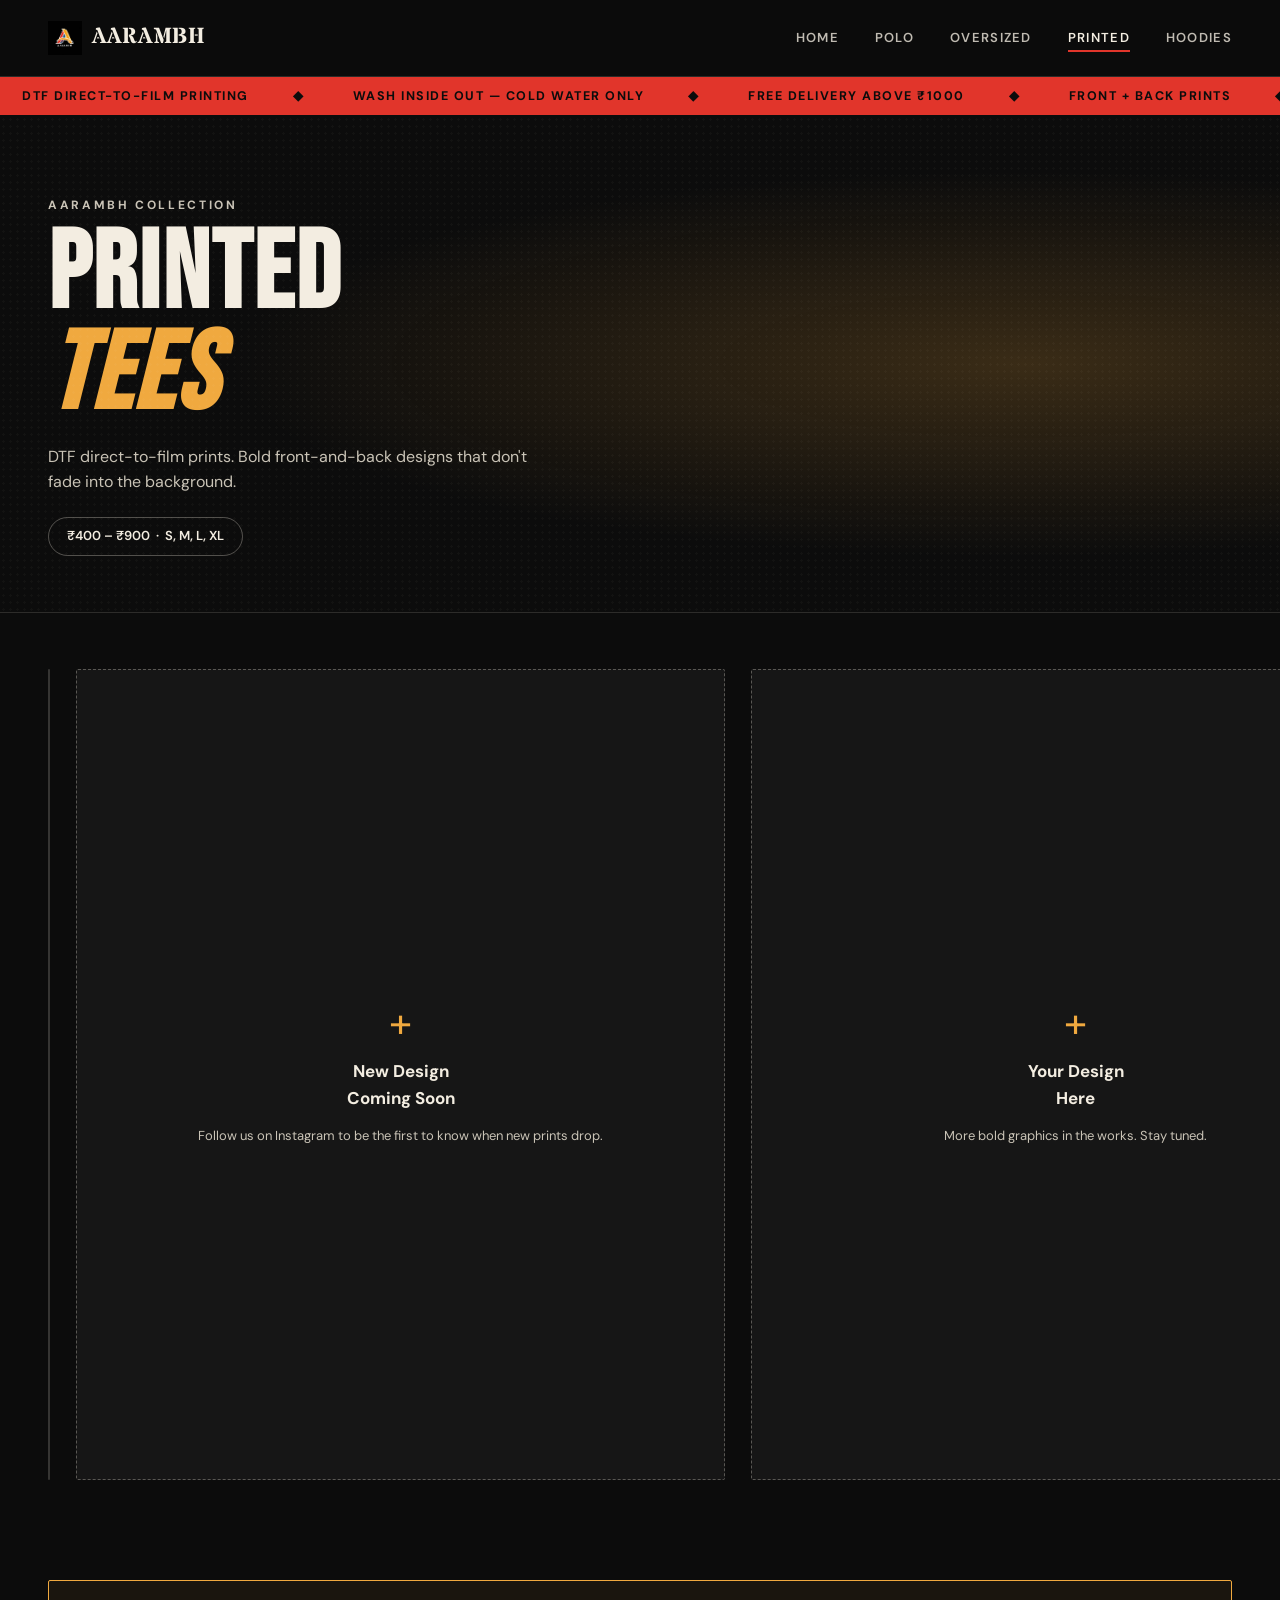
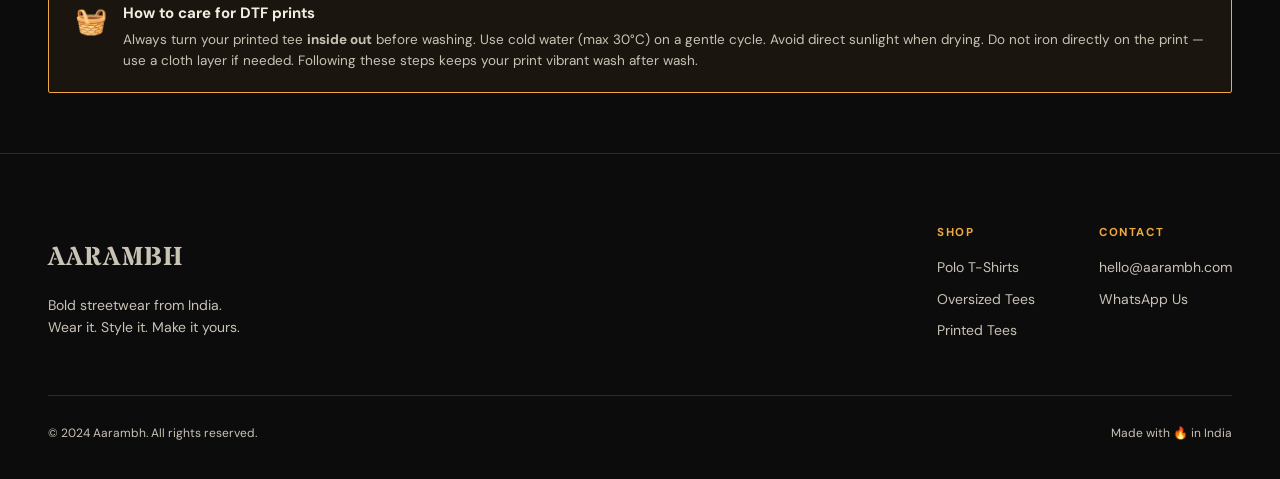
<file: aarambh-website/printed.html>
<!DOCTYPE html>
<html lang="en">
<head>
  <meta charset="UTF-8">
  <meta name="viewport" content="width=device-width, initial-scale=1.0">
  <meta name="description" content="Aarambh Printed Tees — DTF prints, bold designs, S–XL. From ₹400.">
  <title>Printed Tees — Aarambh</title>
  <link rel="stylesheet" href="styles.css">
  <link rel="icon" type="image/jpeg" href="assets/images/brand/logo.jpeg">
  <style>
    .cat-hero { background: radial-gradient(ellipse at 80% 50%, rgba(240,169,63,0.2), transparent 55%), var(--ink); }
    .cat-hero h1 em { color: var(--gold); }
    .size-hint { display:none; font-size:11.5px; color:var(--red); margin-top:4px; font-weight:600; }

    /* Front / Back toggle */
    .fb-toggle-row { display: flex; gap: 8px; margin-bottom: 4px; }
    .fb-btn {
      font-size: 11px; font-weight: 700; letter-spacing: .08em; text-transform: uppercase;
      border: 1px solid var(--line-strong); border-radius: 2px; padding: 6px 12px;
      color: var(--paper-dim); transition: all .15s;
    }
    .fb-btn.active { background: var(--paper); color: var(--ink); border-color: var(--paper); }

    /* Colour swatches for printed designs */
    .printed-swatches { display: flex; gap: 10px; align-items: center; margin-bottom: 4px; }
    .printed-swatch {
      width: 32px; height: 32px; border-radius: 50%;
      border: 2px solid transparent; outline: 2px solid var(--line-strong); outline-offset: 2px;
      cursor: pointer; transition: outline-color .15s;
    }
    .printed-swatch.active { outline-color: var(--paper); }
    .swatch-label { font-size: 13px; color: var(--paper-dim); }

    /* DTF care note banner */
    .care-banner {
      border: 1px solid var(--gold);
      border-radius: 2px;
      padding: 20px 26px;
      background: rgba(240,169,63,0.06);
      display: flex;
      gap: 16px;
      align-items: flex-start;
      margin-bottom: 60px;
    }
    .care-banner .icon { font-size: 26px; }
    .care-banner h4 { font-size: 15px; margin-bottom: 4px; }
    .care-banner p { font-size: 13.5px; color: var(--paper-dim); }

    /* Future design placeholder card */
    .placeholder-card {
      border: 1px dashed var(--line-strong);
      border-radius: 2px;
      display: flex;
      flex-direction: column;
      align-items: center;
      justify-content: center;
      gap: 14px;
      aspect-ratio: 4/5;
      text-align: center;
      padding: 30px;
      color: var(--paper-dim);
      background: var(--ink-2);
    }
    .placeholder-card .plus { font-size: 42px; color: var(--gold); line-height: 1; }
    .placeholder-card h4 { font-size: 17px; font-weight: 700; color: var(--paper); }
    .placeholder-card p { font-size: 13px; }
  </style>
</head>
<body>

  <!-- ───────── NAV ───────── -->
  <nav class="site-nav">
    <div class="wrap nav-inner">
      <a href="index.html" class="nav-logo">
        <img src="assets/images/brand/logo.jpeg" alt="Aarambh">
        <span class="wordmark">Aarambh</span>
      </a>
      <button class="nav-toggle" aria-label="Menu">☰</button>
      <ul class="nav-links">
        <li><a href="index.html">Home</a></li>
        <li><a href="polo.html">Polo</a></li>
        <li><a href="oversized.html">Oversized</a></li>
        <li><a href="printed.html" class="active">Printed</a></li>
        <li><a href="hoodie.html">Hoodies</a></li>
      </ul>
    </div>
  </nav>

  <!-- ───────── MARQUEE ───────── -->
  <div class="marquee" aria-hidden="true">
    <div class="marquee-track">
      <span>DTF DIRECT-TO-FILM PRINTING</span><span>◆</span>
      <span>WASH INSIDE OUT — COLD WATER ONLY</span><span>◆</span>
      <span>FREE DELIVERY ABOVE ₹1000</span><span>◆</span>
      <span>FRONT + BACK PRINTS</span><span>◆</span>
      <span>FROM ₹400</span><span>◆</span>
      <span>DTF DIRECT-TO-FILM PRINTING</span><span>◆</span>
      <span>WASH INSIDE OUT — COLD WATER ONLY</span><span>◆</span>
      <span>FREE DELIVERY ABOVE ₹1000</span><span>◆</span>
      <span>FRONT + BACK PRINTS</span><span>◆</span>
      <span>FROM ₹400</span><span>◆</span>
    </div>
  </div>

  <!-- ───────── CATEGORY HERO ───────── -->
  <section class="cat-hero halftone">
    <div class="wrap">
      <p class="eyebrow">Aarambh Collection</p>
      <h1 class="h-display">Printed<br><em>Tees</em></h1>
      <p>DTF direct-to-film prints. Bold front-and-back designs that don't fade into the background.</p>
      <span class="price-pill">₹400 – ₹900 &nbsp;·&nbsp; S, M, L, XL</span>
    </div>
  </section>

  <!-- ───────── PRODUCTS ───────── -->
  <div class="wrap">
    <div class="product-grid" style="padding-top:56px">

      <!-- =================== DESIGN 01: JUSTICE & BE BOLD =================== -->
      <div class="product-card reveal" id="justice-card">
        <div class="product-media"
             data-front="assets/images/printed/justice/white-front.png"
             data-back="assets/images/printed/justice/white-back.png">
          <img id="justice-img"
               src="assets/images/printed/justice/white-front.png"
               alt="Justice & Be Bold — Printed Tee">
        </div>
        <div class="product-body">
          <div class="product-title">
            <h3>Justice &amp; Be Bold</h3>
            <!-- TODO: Update price for this design -->
            <span class="price">₹450</span>
          </div>

          <!-- Front / Back toggle -->
          <div class="fb-toggle-row">
            <button class="fb-btn active" onclick="showFace(this,'front','justice')">Front</button>
            <button class="fb-btn" onclick="showFace(this,'back','justice')">Back</button>
          </div>

          <!-- Colour swatches -->
          <div>
            <div class="printed-swatches">
              <button class="printed-swatch active"
                      style="background:#f5f5f5"
                      title="White"
                      onclick="switchPrintColor(this,'white','justice')"></button>
              <button class="printed-swatch"
                      style="background:#e1352b"
                      title="Red"
                      onclick="switchPrintColor(this,'red','justice')"></button>
              <span class="swatch-label" id="justice-color-label">White</span>
            </div>
          </div>

          <!-- Size -->
          <div>
            <div class="size-row">
              <button class="size-pill" onclick="selectSize(this)">S</button>
              <button class="size-pill" onclick="selectSize(this)">M</button>
              <button class="size-pill" onclick="selectSize(this)">L</button>
              <button class="size-pill" onclick="selectSize(this)">XL</button>
            </div>
            <p class="size-hint">Please select a size</p>
          </div>

          <!-- Care note -->
          <p class="care-note">🧺 DTF Print — always wash inside out in cold water</p>

          <a href="order.html?product=Justice+%26+Be+Bold+Tee&color=White&price=450&img=assets/images/printed/justice/white-front.png"
             class="btn btn-solid btn-block buy-now"
             id="justice-buy"
             data-base-href="order.html?product=Justice+%26+Be+Bold+Tee&price=450"
             onclick="return buyNow(this, event)">Buy Now</a>
        </div>
      </div>
      <!-- =================== /DESIGN 01 =================== -->

      <!--
      ================================================================
      🆕 ADD NEW PRINTED T-SHIRT DESIGNS BELOW THIS COMMENT
      ================================================================
      To add a new design:
      1. Create a new folder: assets/images/printed/DESIGN-NAME/
      2. Add front.png and back.png inside it
      3. Copy the block below and paste it above this comment
      4. Update: design name, price, image paths, color swatches (if any)

      TEMPLATE — copy from here ↓

      <div class="product-card reveal">
        <div class="product-media"
             data-front="assets/images/printed/DESIGN-NAME/front.png"
             data-back="assets/images/printed/DESIGN-NAME/back.png">
          <img id="DESIGN-ID-img"
               src="assets/images/printed/DESIGN-NAME/front.png"
               alt="DESIGN NAME — Printed Tee">
        </div>
        <div class="product-body">
          <div class="product-title">
            <h3>DESIGN NAME</h3>
            <span class="price">₹XXX</span>
          </div>
          <div class="fb-toggle-row">
            <button class="fb-btn active" onclick="showFace(this,'front','DESIGN-ID')">Front</button>
            <button class="fb-btn" onclick="showFace(this,'back','DESIGN-ID')">Back</button>
          </div>
          <div>
            <div class="size-row">
              <button class="size-pill" onclick="selectSize(this)">S</button>
              <button class="size-pill" onclick="selectSize(this)">M</button>
              <button class="size-pill" onclick="selectSize(this)">L</button>
              <button class="size-pill" onclick="selectSize(this)">XL</button>
            </div>
            <p class="size-hint">Please select a size</p>
          </div>
          <p class="care-note">🧺 DTF Print — always wash inside out in cold water</p>
          <a href="order.html?product=DESIGN+NAME+Tee&color=DEFAULT-COLOR&price=XXX&img=assets/images/printed/DESIGN-NAME/front.png"
             class="btn btn-solid btn-block buy-now"
             id="DESIGN-ID-buy"
             data-base-href="order.html?product=DESIGN+NAME+Tee&price=XXX"
             onclick="return buyNow(this, event)">Buy Now</a>
        </div>
      </div>

      ↑ copy until here ================================================================
      -->

      <!-- Placeholder — upcoming drops -->
      <div class="placeholder-card reveal">
        <div class="plus">+</div>
        <h4>New Design<br>Coming Soon</h4>
        <p>Follow us on Instagram to be the first to know when new prints drop.</p>
      </div>

      <div class="placeholder-card reveal">
        <div class="plus">+</div>
        <h4>Your Design<br>Here</h4>
        <p>More bold graphics in the works. Stay tuned.</p>
      </div>

    </div><!-- /product-grid -->

    <!-- DTF CARE GUIDE -->
    <div id="care"></div>
    <div class="care-banner reveal">
      <div class="icon">🧺</div>
      <div>
        <h4>How to care for DTF prints</h4>
        <p>
          Always turn your printed tee <strong>inside out</strong> before washing.
          Use cold water (max 30°C) on a gentle cycle. Avoid direct sunlight when drying.
          Do not iron directly on the print — use a cloth layer if needed.
          Following these steps keeps your print vibrant wash after wash.
        </p>
      </div>
    </div>

  </div><!-- /wrap -->

  <!-- ───────── FOOTER ───────── -->
  <footer class="site-footer">
    <div class="wrap">
      <div class="footer-top">
        <div class="footer-brand">
          <p class="wordmark" style="font-size:26px">Aarambh</p>
          <p>Bold streetwear from India.<br>Wear it. Style it. Make it yours.</p>
        </div>
        <div class="footer-cols">
          <div class="footer-col">
            <h5>Shop</h5>
            <ul>
              <li><a href="polo.html">Polo T-Shirts</a></li>
              <li><a href="oversized.html">Oversized Tees</a></li>
              <li><a href="printed.html">Printed Tees</a></li>
            </ul>
          </div>
          <div class="footer-col">
            <h5>Contact</h5>
            <ul>
              <li id="footer-email">hello@aarambh.com</li>
              <li><a id="footer-wa" href="#">WhatsApp Us</a></li>
            </ul>
          </div>
        </div>
      </div>
      <div class="footer-bottom">
        <span>© 2024 Aarambh. All rights reserved.</span>
        <span>Made with 🔥 in India</span>
      </div>
    </div>
  </footer>

  <script src="config.js"></script>
  <script src="script.js"></script>
  <script>
    document.getElementById('footer-email').textContent = AARAMBH_CONFIG.CONTACT_EMAIL;
    document.getElementById('footer-wa').href = 'https://wa.me/' + AARAMBH_CONFIG.WHATSAPP_NUMBER;

    // ── Size selector ──
    function selectSize(btn) {
      const row = btn.closest('.size-row');
      row.querySelectorAll('.size-pill').forEach(b => b.classList.remove('active'));
      btn.classList.add('active');
      const card = btn.closest('.product-card');
      const buyBtn = card.querySelector('.buy-now');
      if (buyBtn) {
        buyBtn.setAttribute('href', buyBtn.getAttribute('data-base-href') +
          '&size=' + encodeURIComponent(btn.textContent.trim()));
      }
    }

    // ── Front / Back toggle ──
    function showFace(btn, face, designId) {
      const card = btn.closest('.product-card');
      card.querySelectorAll('.fb-btn').forEach(b => b.classList.remove('active'));
      btn.classList.add('active');
      const media = card.querySelector('.product-media');
      const img = card.querySelector('.product-media img');
      img.src = face === 'front' ? media.getAttribute('data-front') : media.getAttribute('data-back');
    }

    // ── Printed colour swatch ──
    const printImages = {
      justice: {
        white: {
          front: 'assets/images/printed/justice/white-front.png',
          back:  'assets/images/printed/justice/white-back.png'
        },
        red: {
          front: 'assets/images/printed/justice/red-front.png',
          back:  'assets/images/printed/justice/red-back.png'
        }
      }
    };

    let currentFace = { justice: 'front' };
    let currentColor = { justice: 'white' };

    function switchPrintColor(swatchBtn, color, designId) {
      const card = swatchBtn.closest('.product-card');
      card.querySelectorAll('.printed-swatch').forEach(s => s.classList.remove('active'));
      swatchBtn.classList.add('active');
      currentColor[designId] = color;

      // Update label
      const label = document.getElementById(designId + '-color-label');
      if (label) label.textContent = color.charAt(0).toUpperCase() + color.slice(1);

      // Update image
      const img = document.getElementById(designId + '-img');
      const face = currentFace[designId] || 'front';
      if (img && printImages[designId] && printImages[designId][color]) {
        img.src = printImages[designId][color][face];
        // Update media data attrs
        const media = card.querySelector('.product-media');
        media.setAttribute('data-front', printImages[designId][color]['front']);
        media.setAttribute('data-back',  printImages[designId][color]['back']);
      }

      // Update Buy Now href
      const buyBtn = document.getElementById(designId + '-buy');
      if (buyBtn) {
        const baseHref = buyBtn.getAttribute('data-base-href');
        const imgParam = printImages[designId][color].front;
        const colorLabel = color.charAt(0).toUpperCase() + color.slice(1);
        const sizeEl = card.querySelector('.size-pill.active');
        const sizeParam = sizeEl ? '&size=' + encodeURIComponent(sizeEl.textContent.trim()) : '';
        buyBtn.setAttribute('href', baseHref + '&color=' + encodeURIComponent(colorLabel) + '&img=' + encodeURIComponent(imgParam) + sizeParam);
      }
    }

    // Keep track of front/back state when toggling
    document.addEventListener('click', function(e) {
      const fbBtn = e.target.closest('.fb-btn');
      if (!fbBtn) return;
      const card = fbBtn.closest('.product-card');
      const activeBtn = card.querySelector('.fb-btn.active');
      if (activeBtn && activeBtn !== fbBtn) {
        const designId = card.id ? card.id.replace('-card','') : null;
        if (designId) {
          currentFace[designId] = fbBtn.textContent.trim().toLowerCase();
        }
      }
    });
  </script>
</body>
</html>
</file>
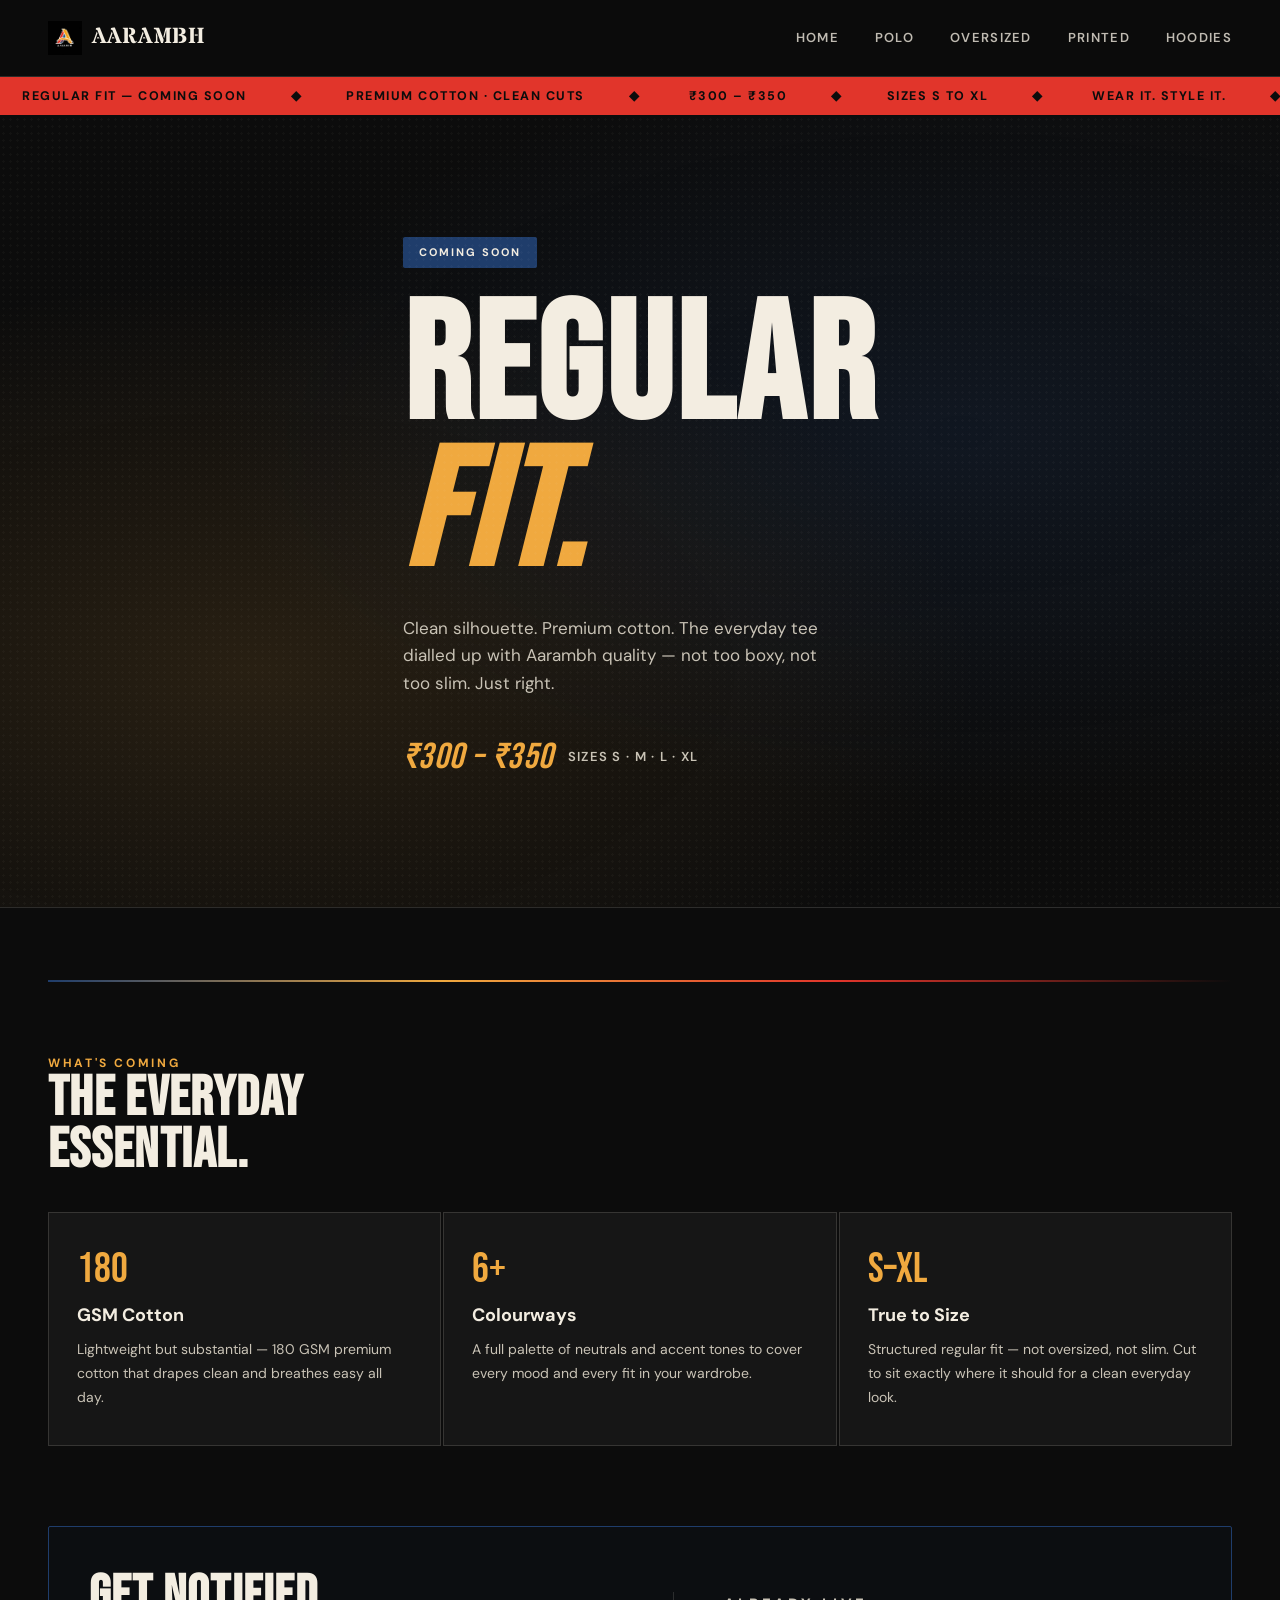
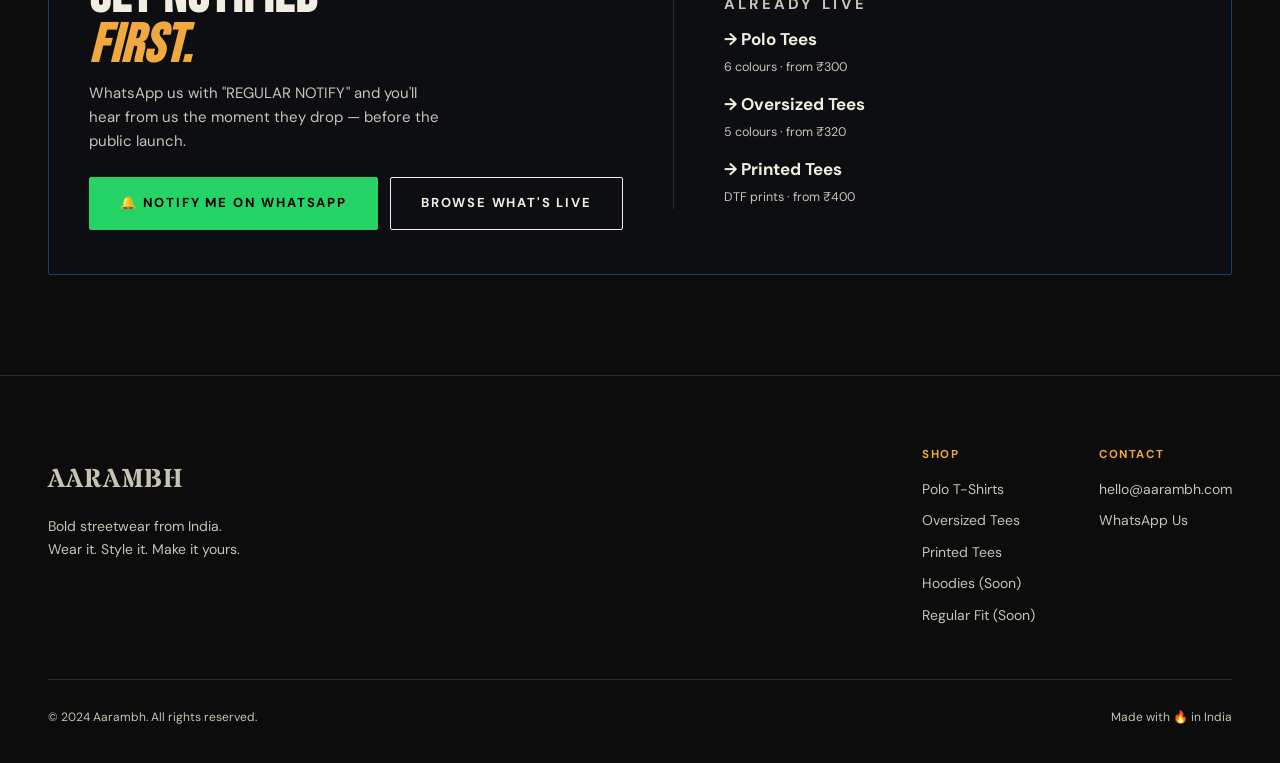
<file: aarambh-website/regular.html>
<!DOCTYPE html>
<html lang="en">
<head>
  <meta charset="UTF-8">
  <meta name="viewport" content="width=device-width, initial-scale=1.0">
  <meta name="description" content="Aarambh Regular Fit Tees — coming soon. Premium cotton, clean cuts, ₹300–₹350.">
  <title>Regular Fit — Coming Soon — Aarambh</title>
  <link rel="stylesheet" href="styles.css">
  <link rel="icon" type="image/jpeg" href="assets/images/brand/logo.jpeg">
  <style>
    .cs-hero {
      position: relative; min-height: 88vh; display: flex; align-items: center;
      background: radial-gradient(ellipse at 75% 40%, rgba(31,61,107,0.22), transparent 55%),
                  radial-gradient(ellipse at 20% 70%, rgba(240,169,63,0.12), transparent 50%), var(--ink);
      border-bottom: 1px solid var(--line);
    }
    .cs-badge { display:inline-block; background:var(--blue); color:var(--paper); font-size:11px; font-weight:700; letter-spacing:.18em; text-transform:uppercase; padding:7px 16px; border-radius:2px; margin-bottom:28px; }
    .cs-hero h1 { font-size: clamp(60px, 13vw, 170px); line-height: 0.88; }
    .cs-hero h1 em { color: var(--gold); }
    .cs-hero .lede { max-width: 440px; margin-top: 26px; color: var(--paper-dim); font-size: 17px; }
    .cs-price { display:inline-flex; align-items:center; gap:14px; margin-top:32px; font-family:'Bebas Neue',sans-serif; font-size:36px; letter-spacing:.04em; }
    .cs-price span { font-family:'DM Sans'; font-size:13px; font-weight:600; letter-spacing:.1em; text-transform:uppercase; color:var(--paper-dim); }
    .grad-line { height:2px; background:linear-gradient(90deg,var(--blue),var(--gold),var(--red),transparent); margin:72px 0; }
    .feature-grid { display:grid; grid-template-columns:repeat(3,1fr); gap:2px; margin-bottom:80px; }
    .feature-cell { background:var(--ink-2); border:1px solid var(--line); padding:36px 28px; }
    .feature-cell .fnum { font-family:'Bebas Neue'; font-size:42px; color:var(--gold); line-height:1; margin-bottom:10px; }
    .feature-cell h4 { font-size:18px; font-weight:700; margin-bottom:8px; }
    .feature-cell p { font-size:14px; color:var(--paper-dim); line-height:1.7; }
    .notify-box { border:1px solid var(--blue); border-radius:2px; padding:44px 40px; background:rgba(31,61,107,0.06); display:flex; gap:50px; align-items:center; flex-wrap:wrap; margin-bottom:100px; }
    .notify-box h2 { font-size:clamp(32px,5vw,54px); margin-bottom:10px; }
    .notify-box p { color:var(--paper-dim); font-size:15px; max-width:360px; margin-bottom:24px; }
    .notify-actions { display:flex; gap:12px; flex-wrap:wrap; }
    @media (max-width:760px) { .feature-grid{grid-template-columns:1fr} .notify-box{flex-direction:column;gap:28px;padding:28px 22px} }
  </style>
</head>
<body>

  <nav class="site-nav">
    <div class="wrap nav-inner">
      <a href="index.html" class="nav-logo">
        <img src="assets/images/brand/logo.jpeg" alt="Aarambh">
        <span class="wordmark">Aarambh</span>
      </a>
      <button class="nav-toggle" aria-label="Menu">☰</button>
      <ul class="nav-links">
        <li><a href="index.html">Home</a></li>
        <li><a href="polo.html">Polo</a></li>
        <li><a href="oversized.html">Oversized</a></li>
        <li><a href="printed.html">Printed</a></li>
        <li><a href="hoodie.html">Hoodies</a></li>
      </ul>
    </div>
  </nav>

  <div class="marquee" aria-hidden="true">
    <div class="marquee-track">
      <span>REGULAR FIT — COMING SOON</span><span>◆</span><span>PREMIUM COTTON · CLEAN CUTS</span><span>◆</span>
      <span>₹300 – ₹350</span><span>◆</span><span>SIZES S TO XL</span><span>◆</span>
      <span>WEAR IT. STYLE IT.</span><span>◆</span>
      <span>REGULAR FIT — COMING SOON</span><span>◆</span><span>PREMIUM COTTON · CLEAN CUTS</span><span>◆</span>
      <span>₹300 – ₹350</span><span>◆</span><span>SIZES S TO XL</span><span>◆</span>
      <span>WEAR IT. STYLE IT.</span><span>◆</span>
    </div>
  </div>

  <section class="cs-hero halftone">
    <div class="wrap">
      <div class="cs-badge">Coming Soon</div>
      <h1 class="h-display">Regular<br><em>Fit.</em></h1>
      <p class="lede">Clean silhouette. Premium cotton. The everyday tee dialled up with Aarambh quality — not too boxy, not too slim. Just right.</p>
      <div class="cs-price">
        <em style="color:var(--gold)">₹300 – ₹350</em>
        <span>Sizes S · M · L · XL</span>
      </div>
    </div>
  </section>

  <div class="wrap">
    <div class="grad-line"></div>

    <div class="section-head reveal" style="margin-bottom:36px">
      <div>
        <p class="eyebrow">What's Coming</p>
        <h2 class="h-display">The Everyday<br>Essential.</h2>
      </div>
    </div>

    <div class="feature-grid">
      <div class="feature-cell reveal">
        <div class="fnum">180</div>
        <h4>GSM Cotton</h4>
        <p>Lightweight but substantial — 180 GSM premium cotton that drapes clean and breathes easy all day.</p>
      </div>
      <div class="feature-cell reveal">
        <div class="fnum">6+</div>
        <h4>Colourways</h4>
        <p>A full palette of neutrals and accent tones to cover every mood and every fit in your wardrobe.</p>
      </div>
      <div class="feature-cell reveal">
        <div class="fnum">S–XL</div>
        <h4>True to Size</h4>
        <p>Structured regular fit — not oversized, not slim. Cut to sit exactly where it should for a clean everyday look.</p>
      </div>
    </div>

    <div class="notify-box reveal">
      <div>
        <h2 class="h-display">Get Notified<br><em style="color:var(--gold)">First.</em></h2>
        <p>WhatsApp us with "REGULAR NOTIFY" and you'll hear from us the moment they drop — before the public launch.</p>
        <div class="notify-actions">
          <a id="notify-wa" href="#" target="_blank" class="btn btn-solid"
             style="background:#25D366;border-color:#25D366;color:#000">
            🔔 Notify Me on WhatsApp
          </a>
          <a href="index.html" class="btn btn-outline">Browse What's Live</a>
        </div>
      </div>
      <div style="border-left:1px solid var(--line);padding-left:50px;min-width:200px">
        <p class="eyebrow" style="margin-bottom:10px">Already live</p>
        <ul style="display:flex;flex-direction:column;gap:12px">
          <li><a href="polo.html" style="font-size:17px;font-weight:700;color:var(--paper)">→ Polo Tees</a><br><span style="font-size:12.5px;color:var(--paper-dim)">6 colours · from ₹300</span></li>
          <li><a href="oversized.html" style="font-size:17px;font-weight:700;color:var(--paper)">→ Oversized Tees</a><br><span style="font-size:12.5px;color:var(--paper-dim)">5 colours · from ₹320</span></li>
          <li><a href="printed.html" style="font-size:17px;font-weight:700;color:var(--paper)">→ Printed Tees</a><br><span style="font-size:12.5px;color:var(--paper-dim)">DTF prints · from ₹400</span></li>
        </ul>
      </div>
    </div>
  </div>

  <footer class="site-footer">
    <div class="wrap">
      <div class="footer-top">
        <div class="footer-brand">
          <p class="wordmark" style="font-size:26px">Aarambh</p>
          <p>Bold streetwear from India.<br>Wear it. Style it. Make it yours.</p>
        </div>
        <div class="footer-cols">
          <div class="footer-col">
            <h5>Shop</h5>
            <ul>
              <li><a href="polo.html">Polo T-Shirts</a></li>
              <li><a href="oversized.html">Oversized Tees</a></li>
              <li><a href="printed.html">Printed Tees</a></li>
              <li><a href="hoodie.html">Hoodies (Soon)</a></li>
              <li><a href="regular.html">Regular Fit (Soon)</a></li>
            </ul>
          </div>
          <div class="footer-col">
            <h5>Contact</h5>
            <ul>
              <li id="footer-email">—</li>
              <li><a id="footer-wa" href="#">WhatsApp Us</a></li>
            </ul>
          </div>
        </div>
      </div>
      <div class="footer-bottom">
        <span>© 2024 Aarambh. All rights reserved.</span>
        <span>Made with 🔥 in India</span>
      </div>
    </div>
  </footer>

  <script src="config.js"></script>
  <script src="script.js"></script>
  <script>
    document.getElementById('notify-wa').href = 'https://wa.me/' + AARAMBH_CONFIG.WHATSAPP_NUMBER + '?text=' + encodeURIComponent('Hi Aarambh! 🙌 Please notify me when the Regular Fit Tees drop! — REGULAR NOTIFY');
    document.getElementById('footer-email').textContent = AARAMBH_CONFIG.CONTACT_EMAIL;
    document.getElementById('footer-wa').href = 'https://wa.me/' + AARAMBH_CONFIG.WHATSAPP_NUMBER;
  </script>
</body>
</html>
</file>
<file: aarambh-website/styles.css>
@import url('https://fonts.googleapis.com/css2?family=Bebas+Neue&family=DM+Sans:ital,wght@0,400;0,500;0,600;0,700;1,400&family=Stardos+Stencil:wght@400;700&display=swap');

:root {
  --ink: #0c0c0c;
  --ink-2: #161616;
  --paper: #f3ede1;
  --paper-dim: #c9c3b6;
  --red: #e1352b;
  --gold: #f0a93f;
  --blue: #1f3d6b;
  --line: rgba(243,237,225,0.14);
  --line-strong: rgba(243,237,225,0.3);
  --radius: 2px;
  --maxw: 1240px;
}

* { box-sizing: border-box; margin: 0; padding: 0; }

html { scroll-behavior: smooth; }

body {
  background: var(--ink);
  color: var(--paper);
  font-family: 'DM Sans', sans-serif;
  font-size: 16px;
  line-height: 1.6;
  -webkit-font-smoothing: antialiased;
  overflow-x: hidden;
}

img { max-width: 100%; display: block; }
a { color: inherit; text-decoration: none; }
button { font-family: inherit; cursor: pointer; border: none; background: none; color: inherit; }
ul { list-style: none; }

.h-display {
  font-family: 'Bebas Neue', sans-serif;
  letter-spacing: 0.02em;
  line-height: 0.92;
  text-transform: uppercase;
}

.wordmark {
  font-family: 'Stardos Stencil', cursive;
  font-weight: 700;
  letter-spacing: 0.04em;
  text-transform: uppercase;
}

.wrap {
  max-width: var(--maxw);
  margin: 0 auto;
  padding: 0 28px;
}

.eyebrow {
  font-family: 'DM Sans', sans-serif;
  font-size: 12px;
  font-weight: 700;
  letter-spacing: 0.22em;
  text-transform: uppercase;
  color: var(--gold);
}

/* halftone texture — signature element pulled from the logo */
.halftone {
  position: relative;
}
.halftone::before {
  content: "";
  position: absolute;
  inset: 0;
  background-image: radial-gradient(rgba(243,237,225,0.5) 1px, transparent 1.4px);
  background-size: 7px 7px;
  opacity: 0.06;
  pointer-events: none;
}

/* ===== NAV ===== */
.site-nav {
  position: sticky;
  top: 0;
  z-index: 100;
  background: rgba(12,12,12,0.92);
  backdrop-filter: blur(10px);
  border-bottom: 1px solid var(--line);
}
.nav-inner {
  display: flex;
  align-items: center;
  justify-content: space-between;
  height: 76px;
}
.nav-logo {
  display: flex;
  align-items: center;
  gap: 10px;
  font-size: 22px;
}
.nav-logo img { height: 34px; width: auto; }
.nav-links {
  display: flex;
  gap: 36px;
  font-size: 13px;
  font-weight: 600;
  letter-spacing: 0.1em;
  text-transform: uppercase;
}
.nav-links a {
  position: relative;
  padding: 4px 0;
  opacity: 0.78;
  transition: opacity .2s;
}
.nav-links a:hover, .nav-links a.active { opacity: 1; }
.nav-links a.active::after {
  content: "";
  position: absolute;
  left: 0; right: 0; bottom: -2px;
  height: 2px;
  background: var(--red);
}
.nav-toggle { display: none; font-size: 26px; }

/* ===== MARQUEE ===== */
.marquee {
  background: var(--red);
  color: var(--ink);
  overflow: hidden;
  white-space: nowrap;
  border-bottom: 1px solid var(--ink);
}
.marquee-track {
  display: inline-block;
  padding: 9px 0;
  font-size: 12.5px;
  font-weight: 700;
  letter-spacing: 0.12em;
  text-transform: uppercase;
  animation: scrollMarquee 26s linear infinite;
}
.marquee-track span { margin: 0 22px; }
@keyframes scrollMarquee {
  from { transform: translateX(0); }
  to { transform: translateX(-50%); }
}

/* ===== HERO ===== */
.hero {
  position: relative;
  min-height: 86vh;
  display: flex;
  align-items: center;
  background: radial-gradient(ellipse at 70% 20%, rgba(225,53,43,0.18), transparent 55%),
              radial-gradient(ellipse at 20% 80%, rgba(31,61,107,0.25), transparent 50%),
              var(--ink);
  border-bottom: 1px solid var(--line);
}
.hero-inner { padding: 100px 0; }
.hero h1 {
  font-size: clamp(56px, 11vw, 148px);
  color: var(--paper);
}
.hero h1 em {
  font-style: normal;
  color: var(--gold);
}
.hero p.lede {
  max-width: 460px;
  margin-top: 24px;
  color: var(--paper-dim);
  font-size: 17px;
}
.hero-cta {
  margin-top: 36px;
  display: inline-flex;
  align-items: center;
  gap: 12px;
}

.btn {
  display: inline-block;
  padding: 15px 30px;
  font-size: 13px;
  font-weight: 700;
  letter-spacing: 0.14em;
  text-transform: uppercase;
  border: 1px solid var(--paper);
  border-radius: var(--radius);
  transition: all .2s ease;
}
.btn-solid {
  background: var(--paper);
  color: var(--ink);
}
.btn-solid:hover { background: var(--gold); border-color: var(--gold); }
.btn-outline {
  background: transparent;
  color: var(--paper);
}
.btn-outline:hover { background: var(--paper); color: var(--ink); }
.btn-block { display: block; width: 100%; text-align: center; }
.btn[disabled], .btn.disabled {
  opacity: 0.35;
  pointer-events: none;
}

/* ===== CATEGORY GRID (home) ===== */
.cat-section { padding: 100px 0 120px; }
.section-head { margin-bottom: 48px; display: flex; align-items: flex-end; justify-content: space-between; gap: 24px; flex-wrap: wrap; }
.section-head h2 { font-size: clamp(34px, 5vw, 56px); }
.cat-grid {
  display: grid;
  grid-template-columns: repeat(2, 1fr);
  gap: 22px;
}
.cat-card {
  position: relative;
  aspect-ratio: 4/5;
  overflow: hidden;
  border-radius: var(--radius);
  border: 1px solid var(--line);
  background: var(--ink-2);
}
.cat-card img {
  position: absolute;
  inset: 0;
  width: 100%;
  height: 100%;
  object-fit: cover;
  object-position: top center;
  transition: transform .6s cubic-bezier(.2,.8,.2,1), filter .6s;
  filter: grayscale(35%) contrast(1.05);
}
.cat-card:hover img { transform: scale(1.06); filter: grayscale(0%) contrast(1.05); }
.cat-card::after {
  content: "";
  position: absolute; inset: 0;
  background: linear-gradient(180deg, transparent 35%, rgba(12,12,12,0.92) 100%);
}
.cat-label {
  position: absolute;
  left: 26px; right: 26px; bottom: 24px;
  z-index: 2;
}
.cat-label .eyebrow { display: block; margin-bottom: 4px; }
.cat-label h3 { font-size: 38px; color: var(--paper); }
.cat-label .meta { font-size: 12.5px; color: var(--paper-dim); margin-top: 4px; }
.cat-card.locked img { filter: grayscale(100%) brightness(0.5); }
.cat-card.locked .cat-label h3 { color: var(--paper-dim); }
.lock-badge {
  position: absolute; top: 18px; right: 18px; z-index: 2;
  background: var(--ink); border: 1px solid var(--line-strong);
  padding: 6px 12px; font-size: 10.5px; font-weight: 700;
  letter-spacing: 0.12em; text-transform: uppercase; border-radius: var(--radius);
}

/* ===== INFO STRIP ===== */
.info-strip {
  border-top: 1px solid var(--line);
  border-bottom: 1px solid var(--line);
  background: var(--ink-2);
}
.info-grid {
  display: grid;
  grid-template-columns: repeat(3, 1fr);
}
.info-cell {
  padding: 40px 28px;
  border-right: 1px solid var(--line);
}
.info-cell:last-child { border-right: none; }
.info-cell .num { font-family: 'Bebas Neue'; font-size: 13px; letter-spacing: .1em; color: var(--gold); }
.info-cell h4 { margin-top: 10px; font-size: 19px; font-weight: 700; }
.info-cell p { margin-top: 8px; color: var(--paper-dim); font-size: 14px; }

/* ===== FOOTER ===== */
.site-footer { padding: 70px 0 36px; border-top: 1px solid var(--line); }
.footer-top {
  display: flex; justify-content: space-between; gap: 40px; flex-wrap: wrap;
  padding-bottom: 44px; border-bottom: 1px solid var(--line); margin-bottom: 28px;
}
.footer-brand .wordmark { font-size: 26px; }
.footer-brand p { max-width: 320px; margin-top: 14px; color: var(--paper-dim); font-size: 14px; }
.footer-cols { display: flex; gap: 64px; flex-wrap: wrap; }
.footer-col h5 { font-size: 11.5px; letter-spacing: .14em; text-transform: uppercase; color: var(--gold); margin-bottom: 14px; }
.footer-col li { margin-bottom: 9px; font-size: 14px; color: var(--paper-dim); }
.footer-col a:hover { color: var(--paper); }
.footer-bottom { display: flex; justify-content: space-between; flex-wrap: wrap; gap: 10px; font-size: 12px; color: var(--paper-dim); }

/* ===== CATEGORY PAGE ===== */
.cat-hero {
  padding: 64px 0 56px;
  border-bottom: 1px solid var(--line);
  position: relative;
}
.cat-hero .eyebrow { margin-bottom: 10px; }
.cat-hero h1 { font-size: clamp(48px, 9vw, 110px); }
.cat-hero p { max-width: 480px; margin-top: 16px; color: var(--paper-dim); }
.cat-hero .price-pill {
  display: inline-block; margin-top: 22px;
  border: 1px solid var(--line-strong); border-radius: 999px;
  padding: 8px 18px; font-size: 13px; font-weight: 600;
}

.product-grid {
  display: grid;
  grid-template-columns: repeat(3, 1fr);
  gap: 26px;
  padding: 56px 0 100px;
}
.product-card {
  border: 1px solid var(--line);
  border-radius: var(--radius);
  overflow: hidden;
  background: var(--ink-2);
  display: flex;
  flex-direction: column;
}
.product-media {
  position: relative;
  aspect-ratio: 4/5;
  background: #fff;
  overflow: hidden;
}
.product-media img {
  width: 100%; height: 100%; object-fit: cover; object-position: top center;
}
.product-body { padding: 20px 20px 24px; display: flex; flex-direction: column; gap: 14px; flex: 1; }
.product-title { display: flex; justify-content: space-between; align-items: baseline; gap: 10px; }
.product-title h3 { font-size: 19px; font-weight: 700; }
.product-title .price { font-family: 'Bebas Neue'; font-size: 22px; color: var(--gold); }

.swatches { display: flex; gap: 8px; flex-wrap: wrap; }
.swatch {
  width: 28px; height: 28px; border-radius: 50%;
  border: 2px solid transparent; outline: 1px solid var(--line-strong); outline-offset: 2px;
  cursor: pointer; transition: outline-color .15s;
}
.swatch.active { outline-color: var(--paper); }

.size-row { display: flex; gap: 8px; }
.size-pill {
  width: 38px; height: 34px; display: flex; align-items: center; justify-content: center;
  border: 1px solid var(--line-strong); border-radius: var(--radius);
  font-size: 12.5px; font-weight: 700; cursor: pointer;
}
.size-pill.active { background: var(--paper); color: var(--ink); border-color: var(--paper); }

.care-note {
  margin-top: 6px; font-size: 12px; color: var(--paper-dim);
  border-top: 1px dashed var(--line-strong); padding-top: 10px;
}

@media (max-width: 880px) {
  .nav-links { display: none; }
  .nav-toggle { display: block; }
  .cat-grid { grid-template-columns: 1fr; }
  .info-grid { grid-template-columns: 1fr; }
  .info-cell { border-right: none; border-bottom: 1px solid var(--line); }
  .product-grid { grid-template-columns: repeat(2, 1fr); }
}
@media (max-width: 560px) {
  .product-grid { grid-template-columns: 1fr; }
  .footer-top { flex-direction: column; }
}

/* ===== ORDER PAGE ===== */
.order-layout {
  display: grid;
  grid-template-columns: 1fr 420px;
  gap: 50px;
  padding: 56px 0 110px;
}
.order-summary {
  border: 1px solid var(--line);
  border-radius: var(--radius);
  padding: 26px;
  background: var(--ink-2);
  height: fit-content;
  position: sticky;
  top: 100px;
}
.order-summary img { border-radius: var(--radius); margin-bottom: 18px; background: #fff; }
.order-summary .line { display: flex; justify-content: space-between; padding: 9px 0; border-bottom: 1px solid var(--line); font-size: 14px; }
.order-summary .line.total { font-size: 18px; font-weight: 700; border-bottom: none; padding-top: 14px; }
.order-summary .total .price { color: var(--gold); font-family: 'Bebas Neue'; font-size: 22px; }

.field { margin-bottom: 18px; }
.field label { display: block; font-size: 12px; font-weight: 700; letter-spacing: .08em; text-transform: uppercase; margin-bottom: 8px; color: var(--paper-dim); }
.field input, .field textarea {
  width: 100%; background: var(--ink-2); border: 1px solid var(--line-strong);
  border-radius: var(--radius); padding: 13px 14px; color: var(--paper);
  font-family: 'DM Sans'; font-size: 14.5px;
}
.field input:focus, .field textarea:focus { outline: 2px solid var(--gold); outline-offset: -1px; }
.field-row { display: grid; grid-template-columns: 1fr 1fr; gap: 16px; }

.pay-panel {
  display: none;
  margin-top: 30px;
  border: 1px solid var(--gold);
  border-radius: var(--radius);
  padding: 28px;
  background: rgba(240,169,63,0.06);
}
.pay-panel.show { display: block; }
.pay-panel h3 { font-size: 22px; margin-bottom: 6px; }
.pay-panel p { color: var(--paper-dim); font-size: 14px; margin-bottom: 18px; }
.qr-box { width: 200px; aspect-ratio: 1; background: #fff; border-radius: var(--radius); margin-bottom: 16px; display: flex; align-items: center; justify-content: center; }
.upi-id { font-family: 'Bebas Neue'; font-size: 20px; letter-spacing: .04em; margin-bottom: 18px; }
.pay-actions { display: flex; gap: 12px; flex-wrap: wrap; }

@media (max-width: 900px) {
  .order-layout { grid-template-columns: 1fr; }
  .order-summary { position: static; }
  .field-row { grid-template-columns: 1fr; }
}
</file>
